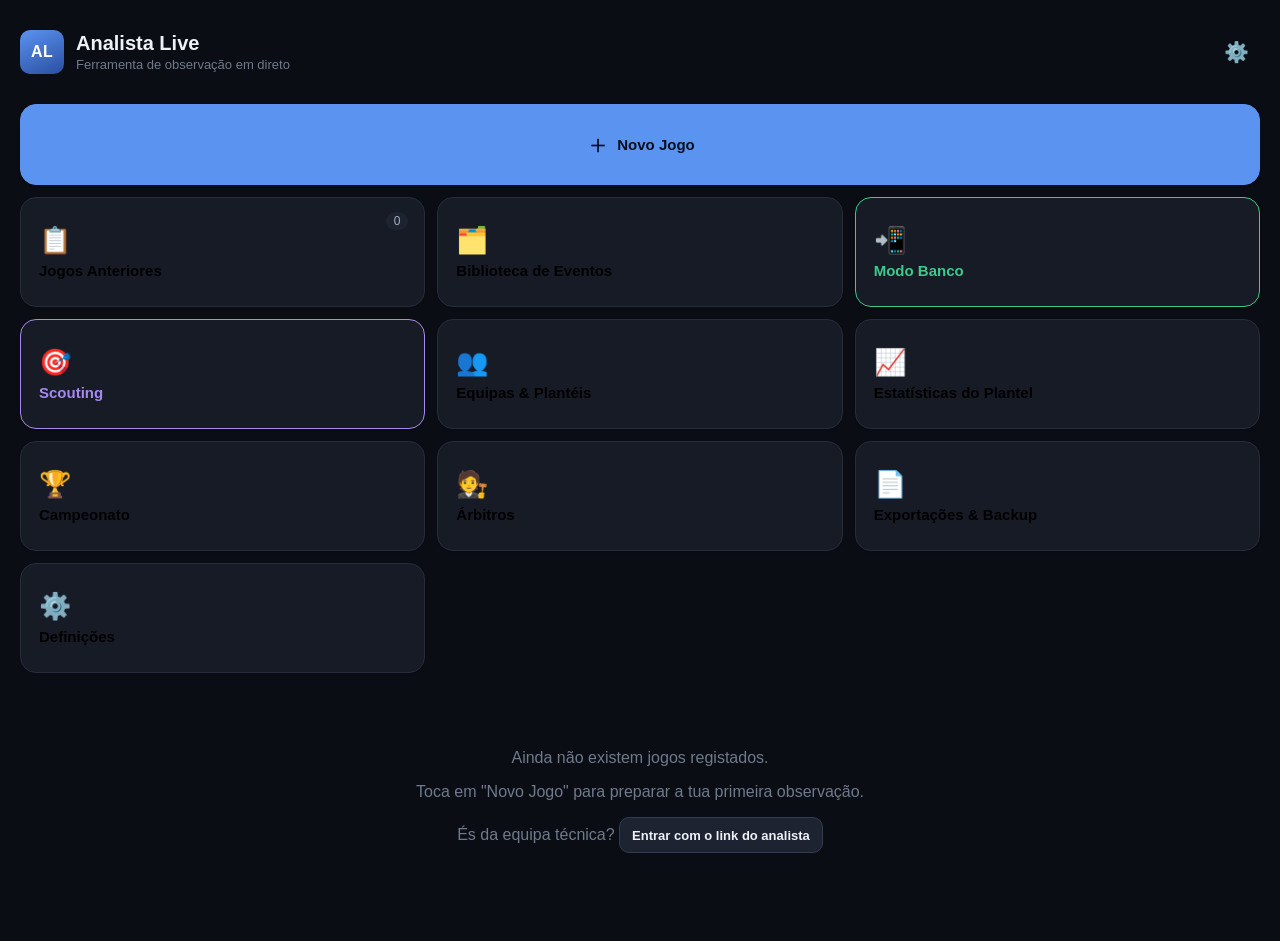
<file: index.html>
<!DOCTYPE html>
<html lang="pt-PT" data-theme="dark" data-button-size="large" data-density="comfortable">
<head>
<meta charset="UTF-8">
<meta name="viewport" content="width=device-width, initial-scale=1, viewport-fit=cover, maximum-scale=1, user-scalable=no">
<title>Analista Live</title>
<meta name="description" content="Ferramenta de observação e registo de eventos em direto para analistas de futebol.">

<!-- PWA -->
<link rel="manifest" href="./manifest.json">
<meta name="theme-color" content="#0b0e14">
<meta name="apple-mobile-web-app-capable" content="yes">
<meta name="apple-mobile-web-app-status-bar-style" content="black-translucent">
<meta name="apple-mobile-web-app-title" content="Analista Live">
<link rel="apple-touch-icon" href="./icons/icon-192.png">
<link rel="icon" href="./icons/icon-192.png">

<link rel="stylesheet" href="./css/style.css">
</head>
<body>
  <div id="app-root" class="app-root" role="main">
    <div class="boot-loading">A carregar Analista Live…</div>
  </div>

  <!-- Biblioteca de dados / núcleo -->
  <script src="./js/vendor/pdf-lib.min.js"></script>
  <script src="./js/data/defaultLibrary.js"></script>
  <script src="./js/data/formationPresets.js"></script>
  <script src="./js/data/competitions.js"></script>
  <script src="./js/data/scoutingModel.js"></script>
  <script src="./js/core/utils.js"></script>
  <script src="./js/core/crashGuard.js"></script>
  <script src="./js/core/db.js"></script>
  <script src="./js/core/imageUtils.js"></script>
  <script src="./js/core/timer.js"></script>
  <script src="./js/core/state.js"></script>
  <script src="./js/core/migrations.js"></script>
  <script src="./js/core/lineupState.js"></script>
  <script src="./js/core/warmup.js"></script>
  <script src="./js/core/pitch.js"></script>
  <script src="./js/core/matchStats.js"></script>
  <script src="./js/core/playerStats.js"></script>
  <script src="./js/core/playerBoard.js"></script>
  <script src="./js/core/playerProfile.js"></script>
  <script src="./js/core/matchEffects.js"></script>
  <script src="./js/core/dataSafety.js"></script>
  <script src="./js/core/matchSafety.js"></script>
  <script src="./js/core/seasonTrends.js"></script>
  <script src="./js/core/playerReport.js"></script>
  <script src="./js/core/squadLoad.js"></script>
  <script src="./js/core/standings.js"></script>
  <script src="./js/core/teamLink.js"></script>
  <script src="./js/core/refereeStats.js"></script>
  <script src="./js/core/teamMerge.js"></script>
  <script src="./js/core/setPieceBrief.js"></script>
  <script src="./js/core/adjustmentEffect.js"></script>
  <script src="./js/core/liveAlerts.js"></script>
  <script src="./js/core/scoutingFeedback.js"></script>
  <script src="./js/core/videoSync.js"></script>
  <script src="./js/sync/syncCore.js"></script>
  <script src="./js/sync/transportLocal.js"></script>
  <script src="./js/sync/transportSupabase.js"></script>
  <script src="./js/sync/mirror.js"></script>
  <script src="./js/export/exportManager.js"></script>
  <script src="./js/export/pdfReport.js"></script>
  <script src="./js/export/pdfScouting.js"></script>
  <script src="./js/export/pdfPlayer.js"></script>
  <script src="./js/export/pdfBriefing.js"></script>
  <script src="./js/export/matchCard.js"></script>

  <!-- Ecrãs -->
  <script src="./js/ui/dashboard.js"></script>
  <script src="./js/ui/newGame.js"></script>
  <script src="./js/ui/planBuilder.js"></script>
  <script src="./js/ui/playerPicker.js"></script>
  <script src="./js/ui/playerGrid.js"></script>
  <script src="./js/ui/safetyPanel.js"></script>
  <script src="./js/ui/lineupBuilder.js"></script>
  <script src="./js/ui/statsPanel.js"></script>
  <script src="./js/ui/sketchPad.js"></script>
  <script src="./js/ui/live.js"></script>
  <script src="./js/ui/halftime.js"></script>
  <script src="./js/ui/goalEditor.js"></script>
  <script src="./js/ui/postgame.js"></script>
  <script src="./js/ui/gamesList.js"></script>
  <script src="./js/ui/library.js"></script>
  <script src="./js/ui/teams.js"></script>
  <script src="./js/ui/teamProfile.js"></script>
  <script src="./js/ui/trendChart.js"></script>
  <script src="./js/ui/squadStats.js"></script>
  <script src="./js/ui/competition.js"></script>
  <script src="./js/ui/referees.js"></script>
  <script src="./js/ui/scouting.js"></script>
  <script src="./js/ui/scoutingHub.js"></script>
  <script src="./js/ui/rosterImport.js"></script>
  <script src="./js/ui/playerDetail.js"></script>
  <script src="./js/ui/syncUI.js"></script>
  <script src="./js/ui/coachDashboard.js"></script>
  <script src="./js/ui/mirrorUI.js"></script>
  <script src="./js/ui/settings.js"></script>

  <!-- Router / bootstrap -->
  <script src="./js/app.js"></script>
</body>
</html>
</file>
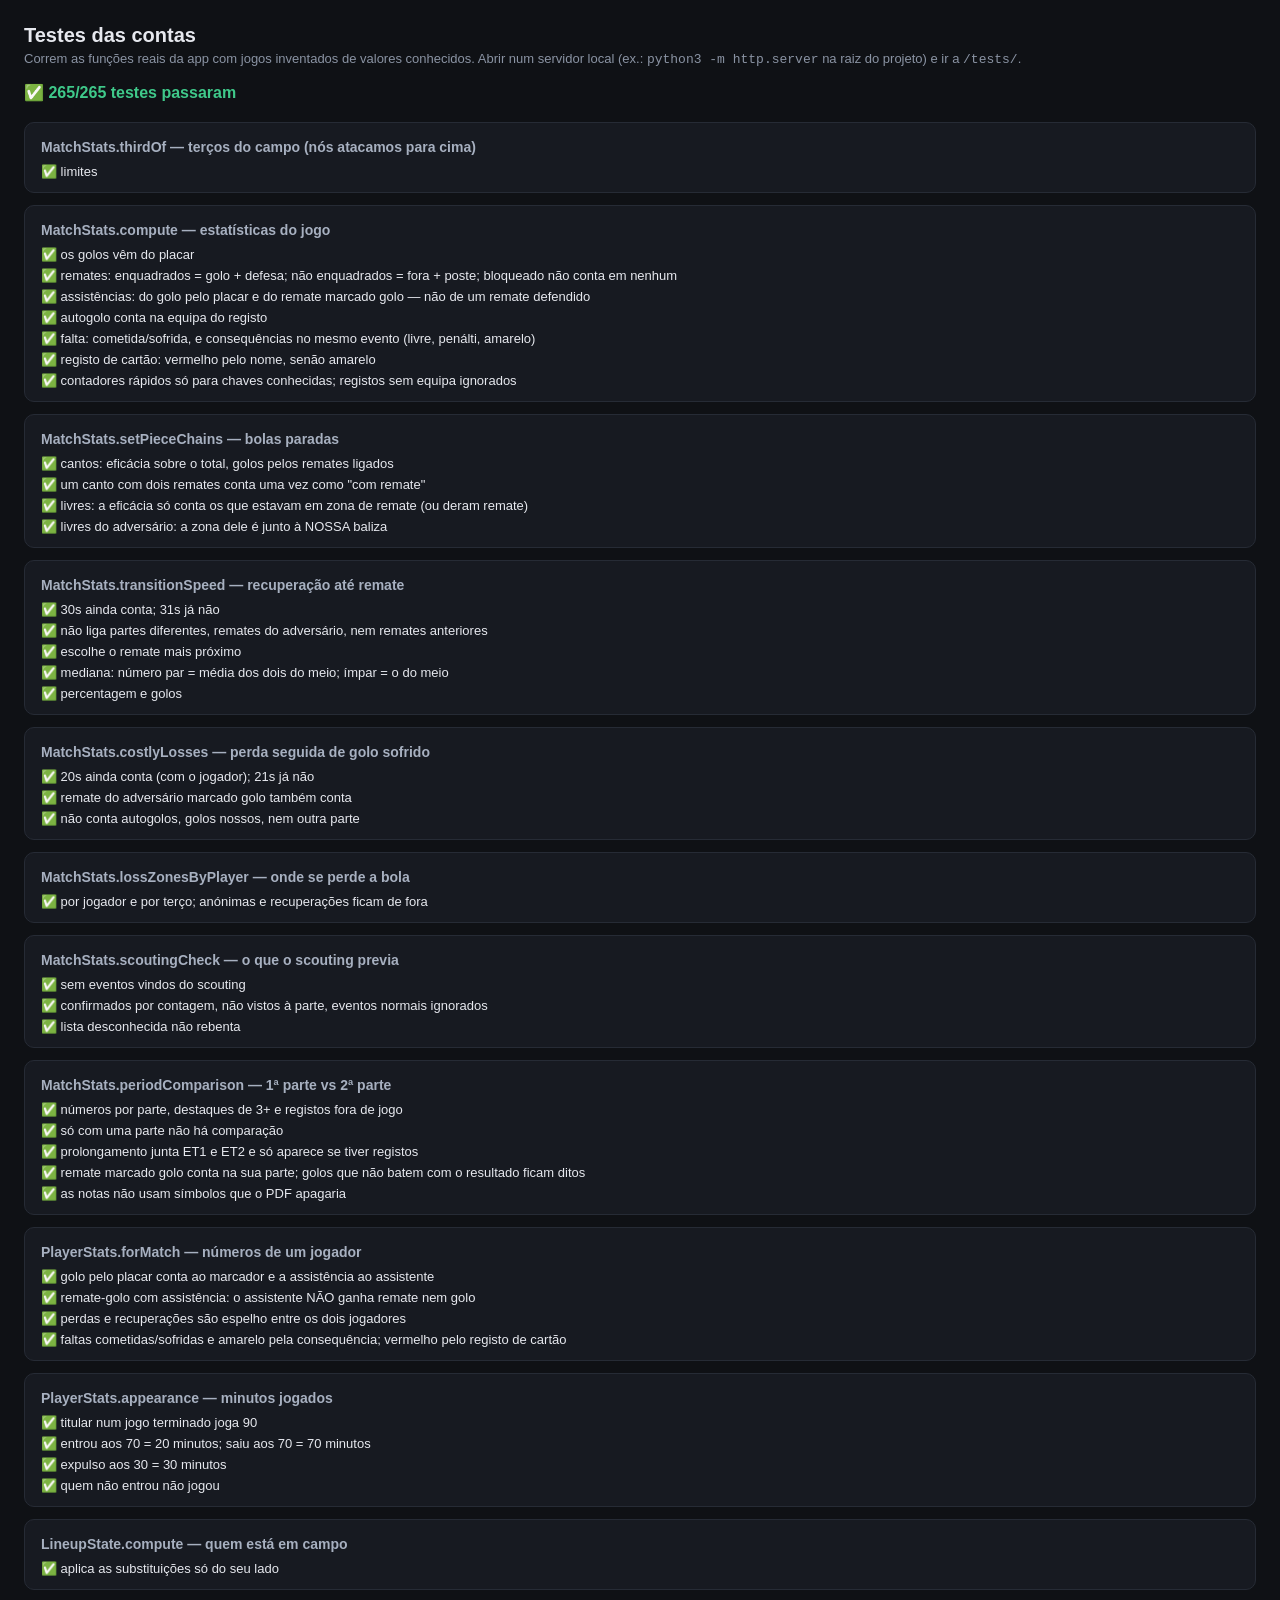
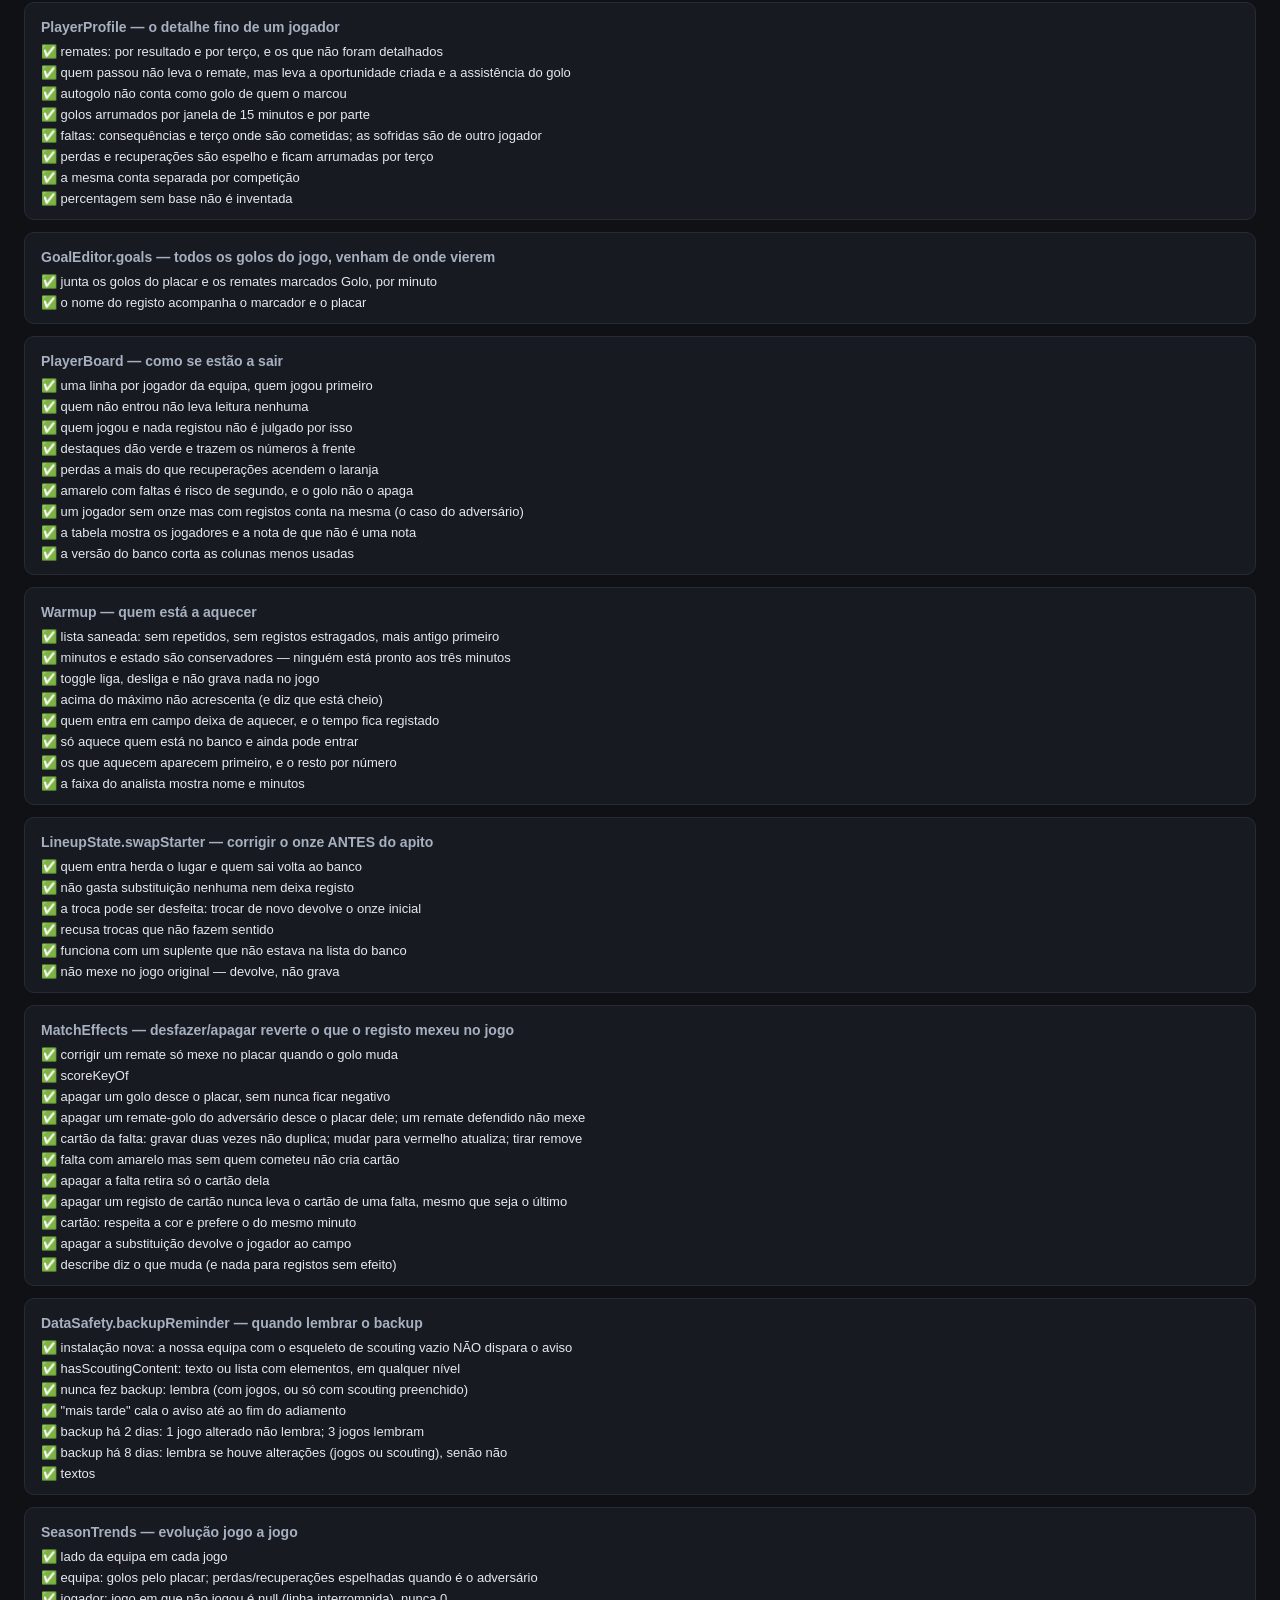
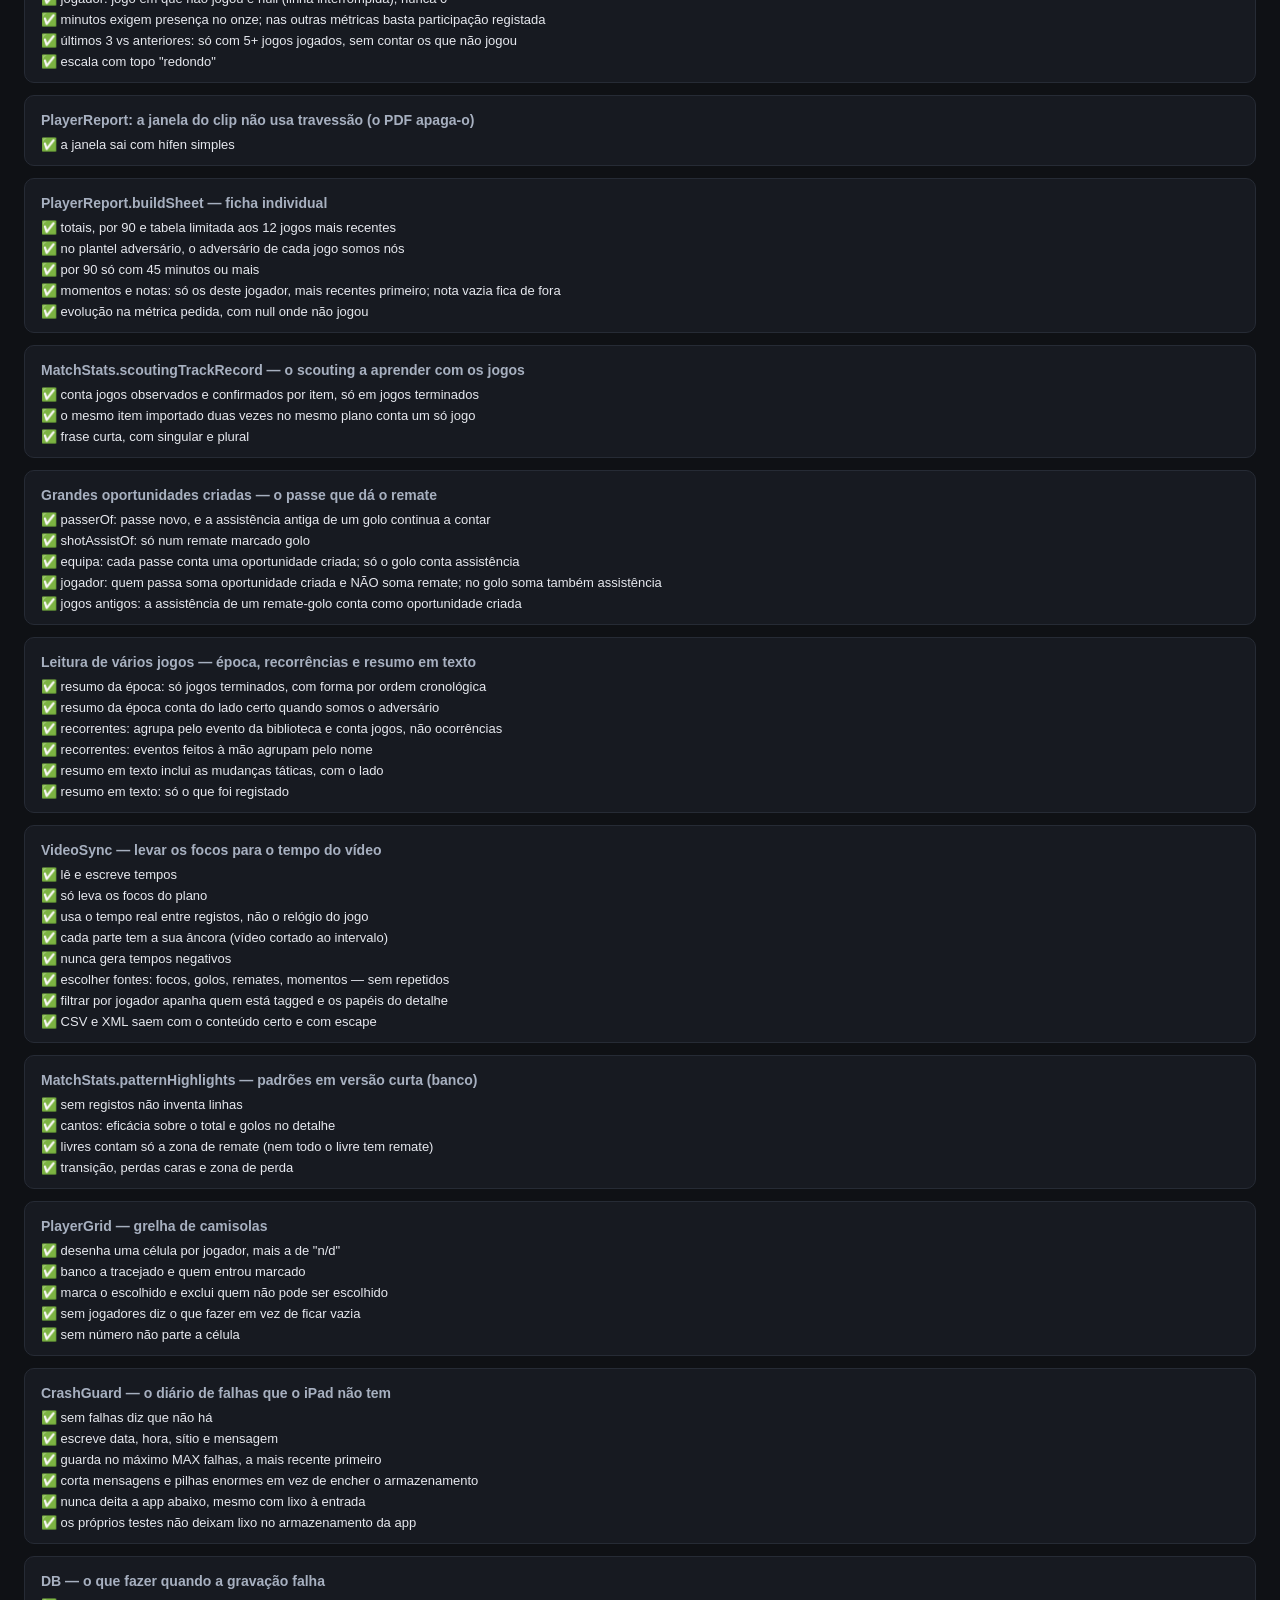
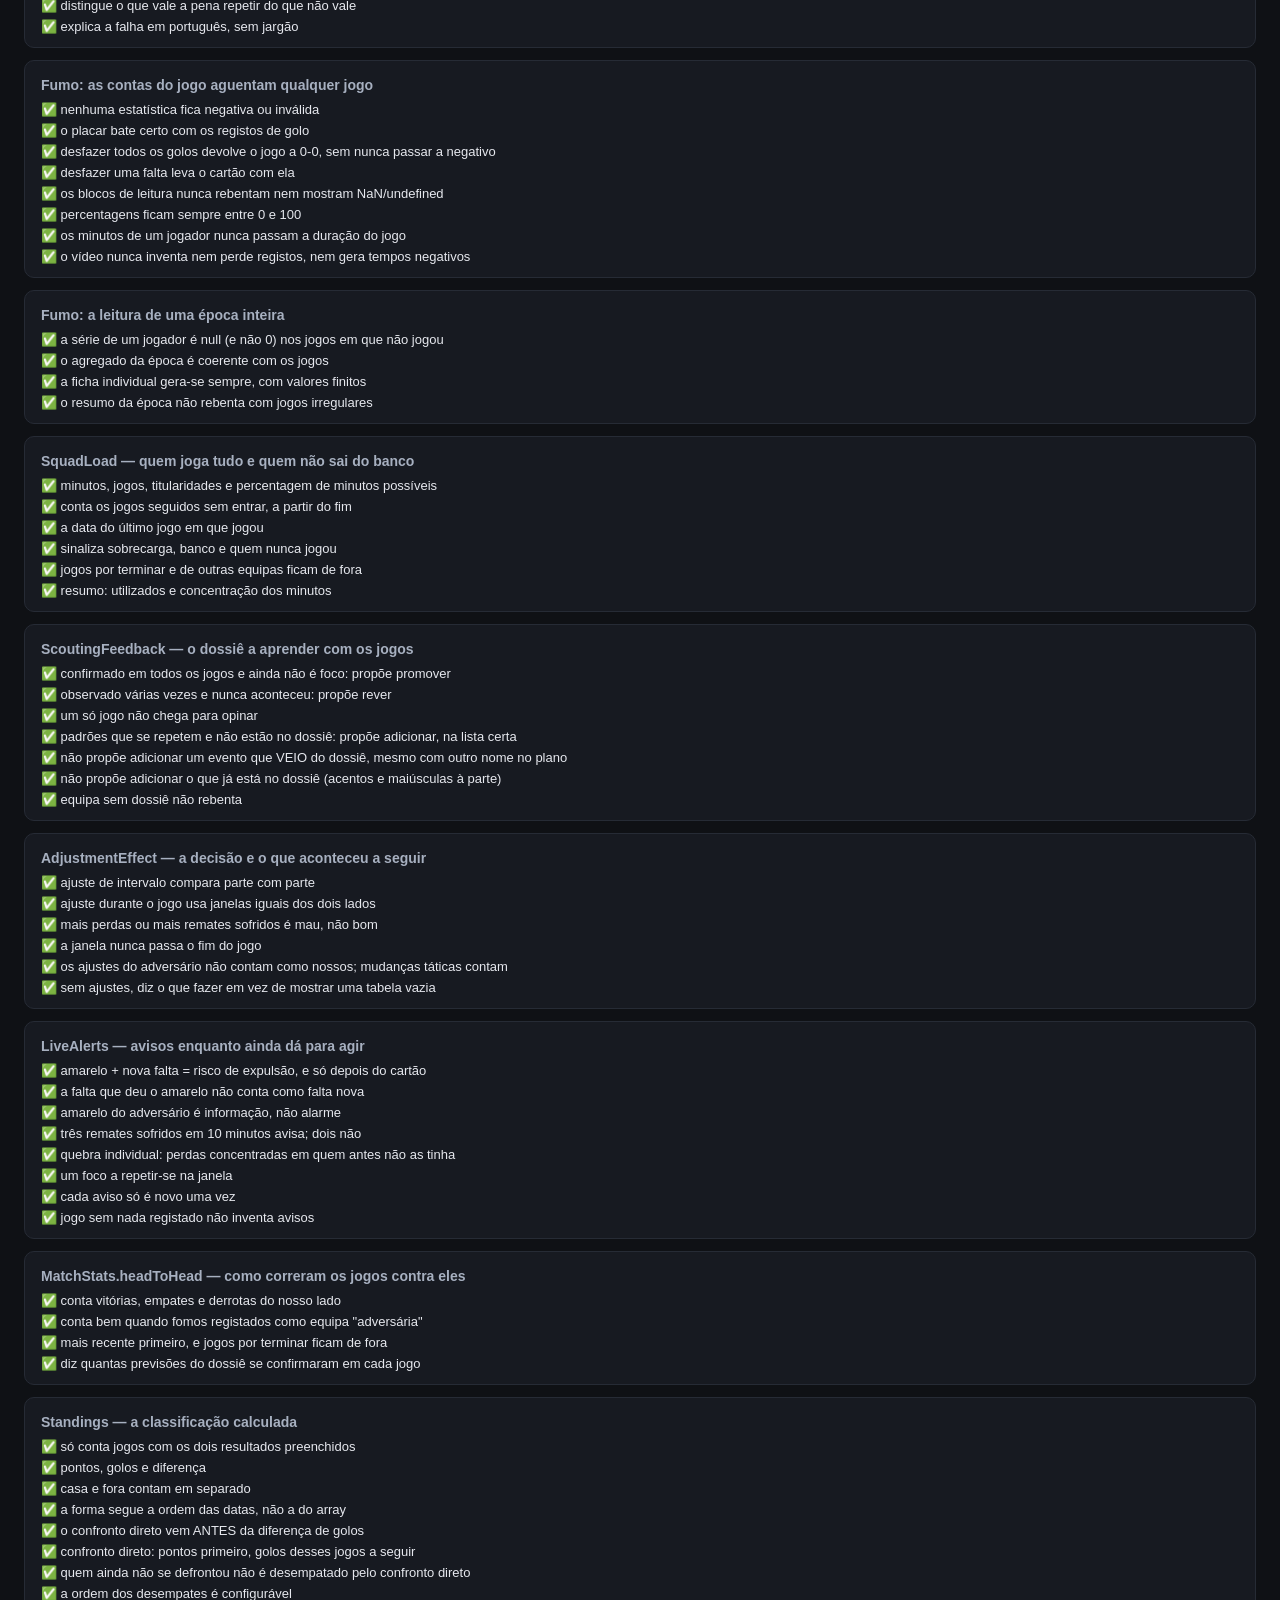
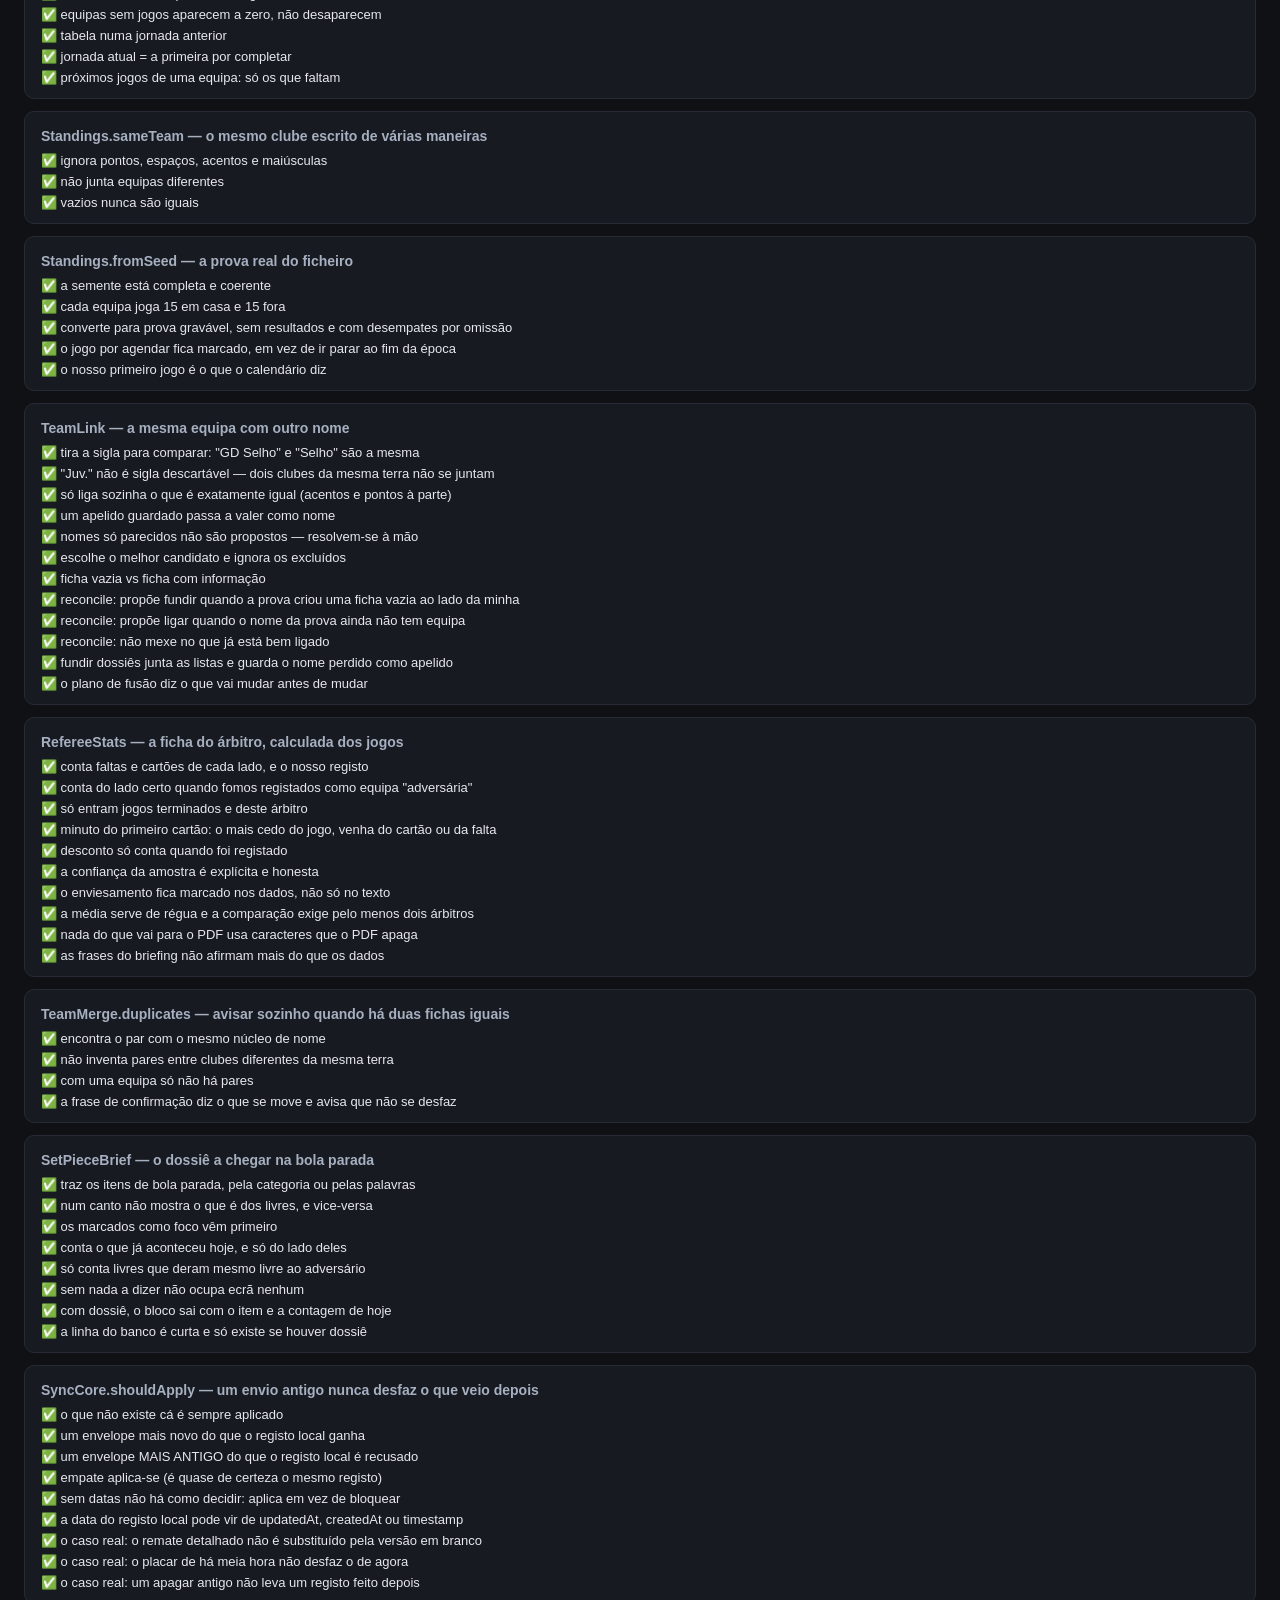
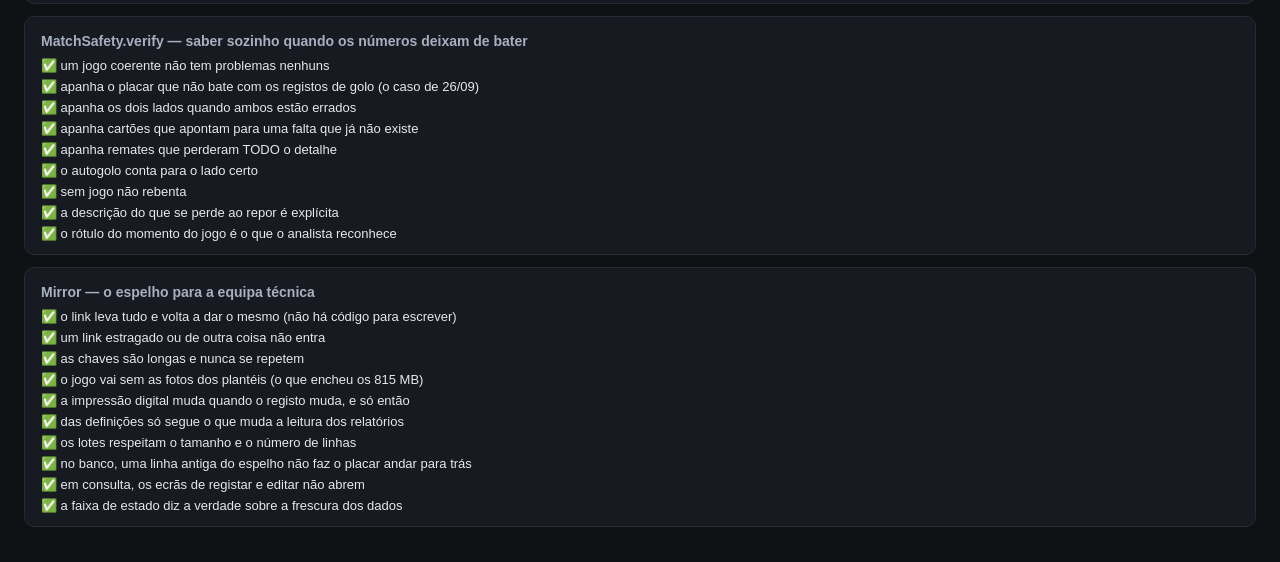
<file: tests/index.html>
<!doctype html>
<html lang="pt">
<head>
  <meta charset="utf-8">
  <meta name="viewport" content="width=device-width, initial-scale=1">
  <title>Testes — Analista Live</title>
  <style>
    body { font-family: -apple-system, BlinkMacSystemFont, "Segoe UI", Roboto, sans-serif; background: #0f1115; color: #e6e8ee; margin: 0; padding: 24px; }
    h1 { font-size: 20px; margin: 0 0 4px; }
    .lead { color: #8a93a3; margin: 0 0 16px; font-size: 13px; }
    #summary { font-size: 16px; margin: 0 0 20px; }
    .ok { color: #3fc98a; } .ko { color: #e5555c; }
    section { background: #171a21; border: 1px solid #262b35; border-radius: 10px; padding: 10px 16px; margin: 0 0 12px; }
    section.suite-fail { border-color: #e5555c; }
    h2 { font-size: 14px; margin: 6px 0; color: #a7b0c0; }
    ul { list-style: none; padding: 0; margin: 0; }
    li { font-size: 13px; padding: 3px 0; }
    li.fail { color: #ff9ca0; }
    pre { background: #0b0d11; color: #e6e8ee; padding: 8px; border-radius: 6px; white-space: pre-wrap; font-size: 12px; margin: 4px 0 8px; }
  </style>
</head>
<body>
  <h1>Testes das contas</h1>
  <p class="lead">Correm as funções reais da app com jogos inventados de valores conhecidos. Abrir num servidor local (ex.: <code>python3 -m http.server</code> na raiz do projeto) e ir a <code>/tests/</code>.</p>
  <p id="summary">A correr…</p>
  <div id="results"></div>

  <!-- Só módulos puros (sem base de dados nem ecrã), pela ordem do index.html. -->
  <script src="../js/data/defaultLibrary.js"></script>
  <script src="../js/data/scoutingModel.js"></script>
  <script src="../js/core/utils.js"></script>
  <script src="../js/core/crashGuard.js"></script>
  <script src="../js/core/db.js"></script>
  <script src="../js/core/pitch.js"></script>
  <script src="../js/core/lineupState.js"></script>
  <script src="../js/core/warmup.js"></script>
  <script src="../js/core/matchStats.js"></script>
  <script src="../js/core/playerStats.js"></script>
  <script src="../js/core/playerBoard.js"></script>
  <script src="../js/core/playerProfile.js"></script>
  <script src="../js/ui/goalEditor.js"></script>
  <script src="../js/core/matchEffects.js"></script>
  <script src="../js/core/dataSafety.js"></script>
  <script src="../js/core/matchSafety.js"></script>
  <script src="../js/core/seasonTrends.js"></script>
  <script src="../js/core/playerReport.js"></script>
  <script src="../js/core/squadLoad.js"></script>
  <script src="../js/core/standings.js"></script>
  <script src="../js/core/teamLink.js"></script>
  <script src="../js/core/refereeStats.js"></script>
  <script src="../js/core/teamMerge.js"></script>
  <script src="../js/core/setPieceBrief.js"></script>
  <script src="../js/data/competitions.js"></script>
  <script src="../js/core/adjustmentEffect.js"></script>
  <script src="../js/core/liveAlerts.js"></script>
  <script src="../js/core/scoutingFeedback.js"></script>
  <script src="../js/core/videoSync.js"></script>
  <script src="../js/sync/syncCore.js"></script>
  <script src="../js/sync/mirror.js"></script>
  <script src="../js/ui/playerGrid.js"></script>
  <script src="generator.js"></script>
  <script src="runner.js"></script>
  <script src="specs.js"></script>
  <script>TestRunner.run();</script>
</body>
</html>
</file>
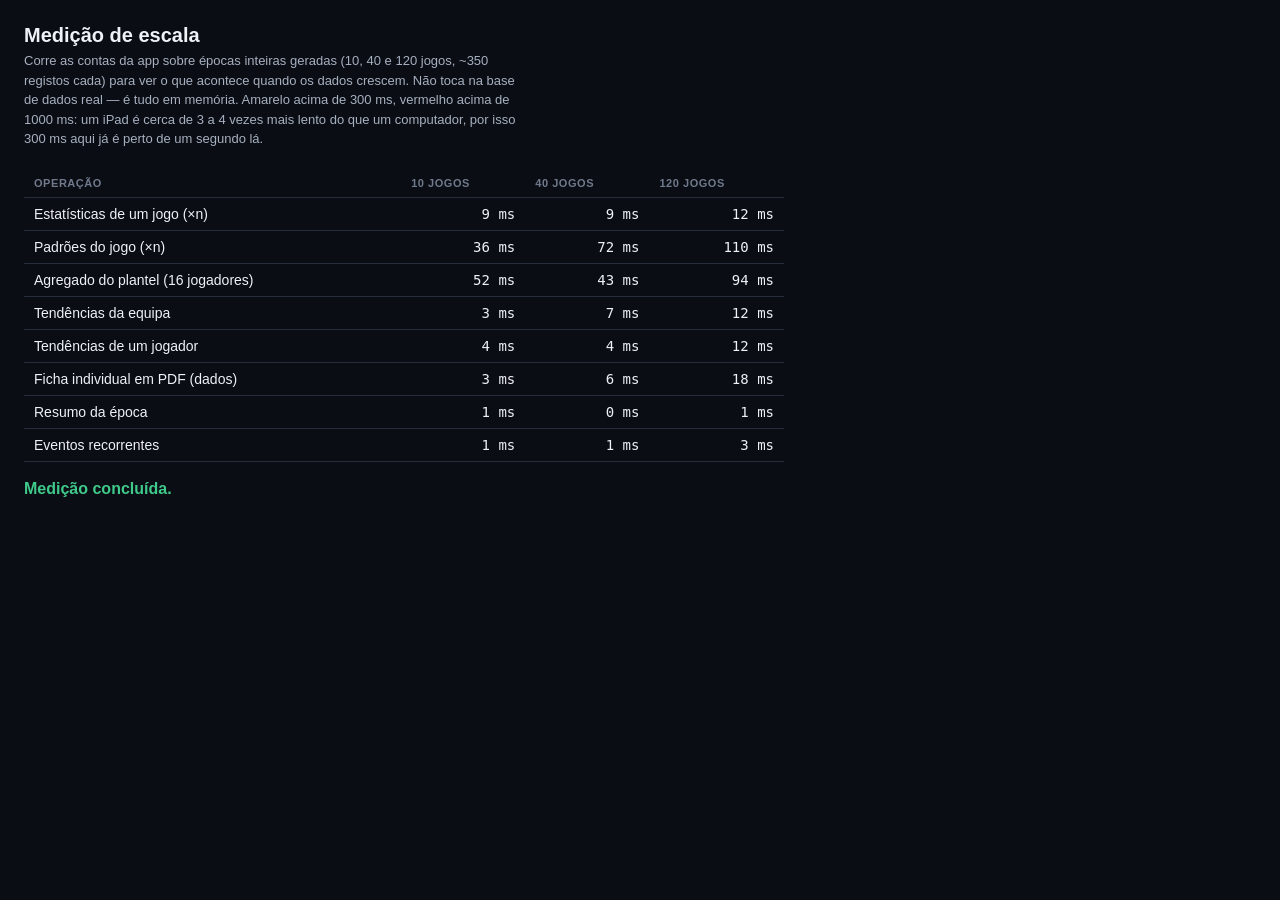
<file: tests/perf.html>
<!DOCTYPE html>
<html lang="pt-PT">
<head>
<meta charset="utf-8">
<meta name="viewport" content="width=device-width, initial-scale=1">
<title>Medição de escala — Analista Live</title>
<style>
  body { font-family: -apple-system, BlinkMacSystemFont, "Segoe UI", Roboto, sans-serif;
    background: #0a0d13; color: #eef1f6; margin: 0; padding: 24px; }
  h1 { font-size: 20px; margin: 0 0 4px; }
  p.sub { color: #a7b0c0; font-size: 13px; margin: 0 0 20px; max-width: 70ch; line-height: 1.5; }
  table { border-collapse: collapse; width: 100%; max-width: 760px; }
  th, td { text-align: left; padding: 8px 10px; border-bottom: 1px solid #262d3d; font-size: 14px; }
  th { color: #707a8c; font-size: 11px; text-transform: uppercase; letter-spacing: .05em; }
  td.n { font-family: "SF Mono", Menlo, monospace; text-align: right; }
  td.n.warn { color: #e3b23c; }
  td.n.bad { color: #e5555c; font-weight: 700; }
  .done { margin-top: 18px; color: #3fc98a; font-weight: 700; }
</style>
</head>
<body>
  <h1>Medição de escala</h1>
  <p class="sub">
    Corre as contas da app sobre épocas inteiras geradas (10, 40 e 120 jogos, ~350 registos cada)
    para ver o que acontece quando os dados crescem. Não toca na base de dados real — é tudo em
    memória. Amarelo acima de 300 ms, vermelho acima de 1000 ms: um iPad é cerca de 3 a 4 vezes
    mais lento do que um computador, por isso 300 ms aqui já é perto de um segundo lá.
  </p>
  <table id="out"><thead><tr><th>Operação</th><th>10 jogos</th><th>40 jogos</th><th>120 jogos</th></tr></thead><tbody></tbody></table>
  <p class="done" id="done" hidden>Medição concluída.</p>

  <script src="../js/data/defaultLibrary.js"></script>
  <script src="../js/data/scoutingModel.js"></script>
  <script src="../js/core/utils.js"></script>
  <script src="../js/core/pitch.js"></script>
  <script src="../js/core/lineupState.js"></script>
  <script src="../js/core/warmup.js"></script>
  <script src="../js/core/matchStats.js"></script>
  <script src="../js/core/playerStats.js"></script>
  <script src="../js/core/playerBoard.js"></script>
  <script src="../js/core/playerProfile.js"></script>
  <script src="../js/core/matchEffects.js"></script>
  <script src="../js/core/seasonTrends.js"></script>
  <script src="../js/core/playerReport.js"></script>
  <script src="../js/core/videoSync.js"></script>
  <script src="generator.js"></script>
  <script>
    const ESCALAS = [10, 40, 120];
    const tbody = document.querySelector('#out tbody');

    const medir = (f) => { const t = performance.now(); f(); return Math.round(performance.now() - t); };
    const linha = (nome, valores) => {
      const tr = document.createElement('tr');
      tr.innerHTML = `<td>${nome}</td>` + valores.map((v) =>
        `<td class="n ${v > 1000 ? 'bad' : v > 300 ? 'warn' : ''}">${v} ms</td>`).join('');
      tbody.appendChild(tr);
    };

    async function correr() {
      const dados = {};
      ESCALAS.forEach((n) => {
        const sementes = [...Array(n)].map((_, i) => 1000 + i * 7);
        dados[n] = MatchGen.season(sementes, { events: 350 }).map(({ match, occurrences }) => ({ match, occurrences }));
      });
      const jogadores = MatchGen.players('t1', 'p');
      const nomeDe = (id) => String(id || '').toUpperCase();
      await new Promise((r) => setTimeout(r, 10));

      const provas = [
        ['Estatísticas de um jogo (×n)', (e) => e.forEach(({ match, occurrences }) => MatchStats.compute(match, occurrences))],
        ['Padrões do jogo (×n)', (e) => e.forEach(({ match, occurrences }) => MatchStats.renderPatternsHTML(occurrences, match, nomeDe))],
        ['Agregado do plantel (16 jogadores)', (e) => jogadores.forEach((p) => PlayerStats.aggregate(p.id, 't1', e))],
        ['Tendências da equipa', (e) => SeasonTrends.teamSeries('t1', e)],
        ['Tendências de um jogador', (e) => SeasonTrends.playerSeries('p1', 't1', e, 'minutes')],
        ['Ficha individual em PDF (dados)', (e) => PlayerReport.buildSheet({ player: jogadores[0], teamId: 't1', entries: e, metricKey: 'minutes' })],
        ['Resumo da época', (e) => MatchStats.seasonSummary('t1', e)],
        ['Eventos recorrentes', (e) => MatchStats.recurringPlanEvents(e)],
      ];

      for (const [nome, fn] of provas) {
        linha(nome, ESCALAS.map((n) => medir(() => fn(dados[n]))));
        await new Promise((r) => setTimeout(r, 0)); // deixa o ecrã pintar entre provas
      }
      document.getElementById('done').hidden = false;
    }
    correr();
  </script>
</body>
</html>
</file>
<file: css/style.css>
/* ==========================================================================
   Analista Live — Stylesheet
   Design: ferramenta profissional de scouting, dark-mode primário,
   alto contraste, grandes zonas de toque, sem decoração supérflua.
   Tipografia: stack de sistema (fiável offline, sem dependências externas).
   ========================================================================== */

:root {
  /* Superfícies */
  --bg: #0a0d13;
  --bg-elevated: #12161f;
  --surface: #161b26;
  --surface-2: #1d2330;
  --surface-hover: #232a39;
  --border: #262d3d;
  --border-strong: #333c50;

  /* Texto */
  --text: #eef1f6;
  --text-dim: #a7b0c0;
  --text-mute: #707a8c;

  /* Acentos (discretos, não saturados) */
  --c-red: #e5555c;
  --c-red-bg: #331b1d;
  --c-green: #3fc98a;
  --c-green-bg: #163227;
  --c-yellow: #e3b23c;
  --c-yellow-bg: #332a15;
  --c-blue: #5b93f0;
  --c-blue-bg: #16233d;
  --c-purple: #a889f0;
  --c-purple-bg: #241c3a;

  --radius-sm: 6px;
  --radius: 10px;
  --radius-lg: 16px;

  --font: -apple-system, BlinkMacSystemFont, "Segoe UI", Roboto, "Helvetica Neue", Arial, sans-serif;
  --font-mono: "SF Mono", "Menlo", "Consolas", monospace;

  --tap-min: 48px;
  --btn-scale: 1;
  --density-gap: 12px;
}

/* ==========================================================================
   TEMAS — cada preset redefine apenas as superfícies e o acento.
   "stadium" é o tema base (definido em :root acima). "dark" mantém-se como
   alias de "stadium" para compatibilidade com definições já guardadas.
   ========================================================================== */

html[data-theme="midnight"] {
  --bg: #05070c;
  --bg-elevated: #0a0e16;
  --surface: #0e1320;
  --surface-2: #141a29;
  --surface-hover: #1a2233;
  --border: #1c2434;
  --border-strong: #2a3346;
  --text: #e8ecf4;
  --text-dim: #99a3b5;
  --text-mute: #626d80;
}

html[data-theme="graphite"] {
  --bg: #131315;
  --bg-elevated: #1a1a1d;
  --surface: #1f1f23;
  --surface-2: #26262b;
  --surface-hover: #2e2e35;
  --border: #2f2f36;
  --border-strong: #3d3d46;
  --text: #edeef0;
  --text-dim: #a8aab0;
  --text-mute: #74767e;
  --c-blue: #7aa2e8;
  --c-blue-bg: #1f2836;
}

html[data-theme="forest"] {
  --bg: #08120d;
  --bg-elevated: #0d1a13;
  --surface: #112118;
  --surface-2: #172a1f;
  --surface-hover: #1e3428;
  --border: #1d3327;
  --border-strong: #2a4635;
  --text: #e9f2ec;
  --text-dim: #9db3a6;
  --text-mute: #6b8074;
  --c-green: #4fd396;
  --c-green-bg: #123024;
}

/* ==========================================================================
   FUNDO DA APLICAÇÃO — sempre subtil, nunca prejudica a legibilidade.
   A camada de fundo fica atrás de tudo (z-index negativo) e leva sempre um
   overlay escuro por cima, garantindo contraste dos botões em qualquer opção.
   ========================================================================== */
/* A camada de fundo fica por cima da cor base do body mas atrás de todo o
   conteúdo, para nunca interferir com toques nem com a legibilidade. */
body::after {
  content: '';
  position: fixed;
  inset: 0;
  z-index: -1;
  pointer-events: none;
  opacity: 0; /* "sólido" por omissão: sem camada extra */
}

/* Gradiente muito discreto (luz suave vinda de cima) */
html[data-bg="gradient"] body::after {
  opacity: 1;
  background:
    radial-gradient(120% 80% at 50% -10%, rgba(120, 150, 220, .10), transparent 60%),
    linear-gradient(180deg, rgba(255,255,255,.02), transparent 40%);
}

/* Textura subtil (ruído fino gerado em CSS, sem imagens externas) */
html[data-bg="texture"] body::after {
  opacity: 1;
  background-image:
    radial-gradient(circle at 25% 25%, rgba(255,255,255,.020) 1px, transparent 1px),
    radial-gradient(circle at 75% 75%, rgba(255,255,255,.015) 1px, transparent 1px);
  background-size: 22px 22px, 34px 34px;
}

/* Padrão discreto (linhas diagonais muito ténues) */
html[data-bg="pattern"] body::after {
  opacity: 1;
  background-image: repeating-linear-gradient(135deg, rgba(255,255,255,.022) 0 1px, transparent 1px 14px);
}

/* Imagem personalizada + overlay escuro para preservar contraste */
html[data-bg="image"] body::after {
  opacity: 1;
  background-image:
    linear-gradient(rgba(6, 9, 14, var(--bg-overlay, .82)), rgba(6, 9, 14, var(--bg-overlay, .82))),
    var(--bg-image, none);
  background-size: cover, cover;
  background-position: center, center;
  background-repeat: no-repeat, no-repeat;
}

html[data-theme="light"] {
  --bg: #f2f3f6;
  --bg-elevated: #ffffff;
  --surface: #ffffff;
  --surface-2: #f5f6f9;
  --surface-hover: #eceef3;
  --border: #dde1e9;
  --border-strong: #c7ccd8;
  --text: #171b24;
  --text-dim: #4d5567;
  --text-mute: #838ca0;
  --c-red-bg: #fde8e8;
  --c-green-bg: #e4f8ee;
  --c-yellow-bg: #fdf3dc;
  --c-blue-bg: #e6edfc;
  --c-purple-bg: #f0e9fd;
}

html[data-button-size="medium"] { --btn-scale: 0.88; }
html[data-button-size="compact"] { --btn-scale: 0.76; }
html[data-density="compact"] { --density-gap: 6px; }

* { box-sizing: border-box; }
/* Regras como ".btn { display: inline-flex }" venciam o [hidden] do browser —
   sem isto, esconder um botão via `el.hidden = true` não tinha efeito. */
[hidden] { display: none !important; }
html, body { height: 100%; }
body {
  margin: 0;
  font-family: var(--font);
  background: var(--bg);
  color: var(--text);
  -webkit-font-smoothing: antialiased;
  -webkit-tap-highlight-color: transparent;
  overscroll-behavior: none;
}
button { font-family: inherit; }
input, select, textarea { font-family: inherit; }

.app-root { min-height: 100vh; display: flex; flex-direction: column; }
.boot-loading { display: flex; align-items: center; justify-content: center; height: 100vh; color: var(--text-mute); }

.screen { padding: 16px 20px 32px; max-width: 1400px; margin: 0 auto; width: 100%; }
.center { text-align: center; }
.muted { color: var(--text-mute); }
.section-title { font-size: 14px; text-transform: uppercase; letter-spacing: .06em; color: var(--text-dim); margin: 18px 0 8px; }

/* ---------- Botões genéricos ---------- */
.btn {
  appearance: none; border: 1px solid var(--border-strong); background: var(--surface-2);
  color: var(--text); padding: 12px 16px; border-radius: var(--radius); font-size: 15px;
  font-weight: 600; cursor: pointer; min-height: var(--tap-min); display: inline-flex;
  align-items: center; justify-content: center; gap: 6px; transition: background .12s, transform .06s;
  white-space: nowrap;
}
.btn:active { transform: scale(.97); }
.btn:hover { background: var(--surface-hover); }
.btn-primary { background: var(--c-blue); border-color: var(--c-blue); color: #06101f; }
.btn-primary:hover { filter: brightness(1.08); }
.btn-danger { color: var(--c-red); }
.btn-danger-outline { border-color: var(--c-red); color: var(--c-red); }
.btn-block { width: 100%; }
.btn-lg { padding: 16px 20px; font-size: 17px; }
.btn-small { padding: 8px 12px; font-size: 13px; min-height: 36px; }
.btn-tiny { padding: 6px 10px; font-size: 12px; min-height: 32px; border-radius: var(--radius-sm); }
.btn-dashed { border-style: dashed; background: transparent; color: var(--text-dim); }
.btn-file { position: relative; overflow: hidden; }
.icon-btn {
  appearance: none; border: none; background: transparent; color: var(--text);
  font-size: 20px; width: var(--tap-min); height: var(--tap-min); border-radius: 50%;
  display: flex; align-items: center; justify-content: center; cursor: pointer;
}
.icon-btn:hover { background: var(--surface-hover); }

/* ---------- Cabeçalhos ---------- */
.app-header { display: flex; align-items: center; justify-content: space-between; padding: 12px 0 20px; }
.app-brand { display: flex; align-items: center; gap: 12px; }
.app-brand-mark {
  width: 44px; height: 44px; border-radius: var(--radius); background: linear-gradient(155deg, var(--c-blue), #2a4fa0);
  color: #fff; display: flex; align-items: center; justify-content: center; font-weight: 800; letter-spacing: .02em;
}
.app-brand h1 { font-size: 20px; margin: 0; }
.app-sub { margin: 2px 0 0; color: var(--text-mute); font-size: 13px; }

.screen-header { display: flex; align-items: center; justify-content: space-between; padding: 10px 0 6px; gap: 10px; }
.screen-header h1 { font-size: 19px; margin: 0; flex: 1; text-align: center; }
.screen-subtitle { text-align: center; color: var(--text-mute); margin: 0 0 12px; }

/* ---------- Dashboard ---------- */
.banner { display: flex; align-items: center; justify-content: space-between; gap: 12px; background: var(--c-yellow-bg); border: 1px solid var(--c-yellow); color: var(--text); padding: 14px 16px; border-radius: var(--radius); margin-bottom: 16px; }
.dash-grid { display: grid; grid-template-columns: repeat(3, 1fr); gap: var(--density-gap); margin: 8px 0 20px; }
.dash-tile {
  position: relative; display: flex; flex-direction: column; align-items: flex-start; justify-content: center; gap: 6px;
  background: var(--surface); border: 1px solid var(--border); border-radius: var(--radius-lg);
  padding: 22px 18px; min-height: 110px; cursor: pointer; text-align: left;
}
.dash-tile:hover { background: var(--surface-hover); border-color: var(--border-strong); }
.dash-tile-primary { background: var(--c-blue); border-color: var(--c-blue); color: #06101f; grid-column: span 3; flex-direction: row; align-items: center; min-height: 76px; }
.dash-tile-icon { font-size: 26px; }
.dash-tile-label { font-weight: 700; font-size: 15px; }
.dash-tile-count { position: absolute; top: 14px; right: 16px; background: var(--surface-2); color: var(--text-dim); font-size: 12px; padding: 2px 8px; border-radius: 20px; }

.last-match-card { background: var(--surface); border: 1px solid var(--border); border-radius: var(--radius-lg); padding: 16px 18px; }
.last-match-row { display: flex; align-items: center; justify-content: space-between; cursor: pointer; gap: 10px; }
.status-pill { background: var(--surface-2); color: var(--text-dim); font-size: 12px; font-weight: 700; padding: 4px 10px; border-radius: 20px; text-transform: uppercase; letter-spacing: .04em; white-space: nowrap; }
.status-pill.status-in_progress { background: var(--c-green-bg); color: var(--c-green); }
.status-pill.status-finished { background: var(--surface-2); color: var(--text-dim); }
.empty-state { text-align: center; padding: 40px 20px; color: var(--text-mute); }

/* ---------- Formulários ---------- */
.form-screen { max-width: 620px; }
.form-card { background: var(--surface); border: 1px solid var(--border); border-radius: var(--radius-lg); padding: 20px; display: flex; flex-direction: column; gap: 14px; }
.field { display: flex; flex-direction: column; gap: 6px; font-size: 13px; color: var(--text-dim); flex: 1; }
.field input, .field select, .field textarea {
  background: var(--surface-2); border: 1px solid var(--border-strong); color: var(--text);
  padding: 12px 12px; border-radius: var(--radius-sm); font-size: 16px; min-height: var(--tap-min);
}
.field textarea { min-height: 70px; resize: vertical; }
.field-row { display: flex; gap: 12px; }
.checkbox-field { flex-direction: row; align-items: center; gap: 10px; }
.checkbox-field input { width: 20px; height: 20px; }

/* ---------- Plano de Observação ---------- */
.plan-quickstart { background: var(--surface); border: 1px dashed var(--border-strong); border-radius: var(--radius); padding: 16px; margin-bottom: 14px; text-align: center; }
.quickstart-actions { display: flex; gap: 10px; justify-content: center; margin-top: 10px; flex-wrap: wrap; }
.plan-layout { display: grid; grid-template-columns: 1.1fr 1fr; gap: 18px; align-items: start; }
.plan-library, .plan-selected { background: var(--surface); border: 1px solid var(--border); border-radius: var(--radius-lg); padding: 14px; max-height: 72vh; overflow-y: auto; }
.plan-library-head { display: flex; align-items: center; justify-content: space-between; gap: 10px; margin-bottom: 8px; }
.plan-library-head input { flex: 1; background: var(--surface-2); border: 1px solid var(--border-strong); color: var(--text); padding: 8px 10px; border-radius: var(--radius-sm); }
.lib-category { margin-bottom: 12px; }
.lib-category-title { font-size: 13px; text-transform: uppercase; letter-spacing: .04em; border-left: 3px solid; padding-left: 8px; margin: 10px 0 6px; color: var(--text-dim); }
.lib-row { display: flex; align-items: center; gap: 8px; padding: 9px 6px; border-radius: var(--radius-sm); }
.lib-row.is-selected { background: var(--c-blue-bg); }
.lib-row-name { flex: 1; font-size: 14px; }
.btn-add { min-height: 32px; width: 32px; padding: 0; }

.plan-selected-head { display: flex; align-items: center; justify-content: space-between; gap: 8px; margin-bottom: 8px; flex-wrap: wrap; }
.sel-row { display: grid; grid-template-columns: 44px 30px 1fr 130px auto auto; align-items: center; gap: 8px; padding: 8px 4px; border-bottom: 1px solid var(--border); }
.sel-row.is-focus { background: rgba(227, 178, 60, .06); }
.sel-row-focus-toggle { opacity: .35; background: transparent; border-color: transparent; font-size: 15px; }
.sel-row-focus-toggle.is-active { opacity: 1; }
.plan-focus-hint { margin: 0 0 10px; font-size: 12px; }
.sel-row-order { display: flex; flex-direction: column; gap: 2px; }
.sel-row-name { background: transparent; border: none; color: var(--text); font-size: 14px; padding: 4px; border-radius: 4px; }
.sel-row-name:focus { background: var(--surface-2); outline: 1px solid var(--border-strong); }
.sel-row-priority { background: var(--surface-2); border: 1px solid var(--border-strong); color: var(--text); border-radius: var(--radius-sm); padding: 4px; font-size: 12px; }
.sel-row-cat { font-size: 11px; color: var(--text-mute); text-align: right; }

/* ---------- Live screen ---------- */
.live-screen { padding: 0; max-width: none; display: flex; flex-direction: column; height: 100vh; }
.live-topbar {
  display: flex; align-items: center; gap: 14px; padding: 10px 16px;
  background: var(--bg-elevated); border-bottom: 1px solid var(--border); flex-wrap: wrap;
}
.live-topbar-left { display: flex; flex-direction: column; line-height: 1.2; min-width: 120px; }
.live-opponent { font-weight: 700; font-size: 15px; }
.live-period { font-size: 12px; color: var(--c-blue); text-transform: uppercase; letter-spacing: .04em; font-weight: 700; }
.live-score { display: flex; align-items: center; gap: 10px; background: var(--surface); border: 1px solid var(--border); border-radius: var(--radius); padding: 6px 14px; }
.score-btn { display: none; }
.score-val { font-family: var(--font-mono); font-size: 22px; font-weight: 700; font-variant-numeric: tabular-nums; cursor: pointer; padding: 2px 6px; border-radius: 4px; }
.score-val:active { background: var(--surface-hover); }
.score-sep { color: var(--text-mute); }
.live-clock { font-family: var(--font-mono); font-size: 30px; font-weight: 800; font-variant-numeric: tabular-nums; letter-spacing: .02em; margin-left: auto; }
.live-topbar-actions { display: flex; gap: 8px; align-items: center; }
.btn-topbar { background: var(--surface); }
.btn-start-emphasis { background: var(--c-green); border-color: var(--c-green); color: #06201355; color: #06210f; }

.live-body { flex: 1; display: grid; grid-template-columns: 1fr 300px; overflow: hidden; }
.live-main { display: flex; flex-direction: column; overflow: hidden; padding: 10px 14px; }
.cat-tabs { display: flex; gap: 6px; overflow-x: auto; padding-bottom: 8px; }
.cat-tab {
  appearance: none; border: 1px solid var(--border-strong); background: var(--surface); color: var(--text-dim);
  padding: 8px 14px; border-radius: 20px; font-size: 13px; font-weight: 600; cursor: pointer; white-space: nowrap;
}
.cat-tab.active { background: var(--c-blue); border-color: var(--c-blue); color: #06101f; }

.event-grid {
  flex: 1; overflow-y: auto; padding: 4px 2px 20px;
}
.event-btn-grid {
  display: grid; grid-template-columns: repeat(auto-fill, minmax(calc(150px * var(--btn-scale)), 1fr));
  gap: var(--density-gap); align-content: start;
}
.event-btn-grid + .event-grid-section-title { margin-top: 18px; }
.event-grid-section-title { font-size: 12px; font-weight: 800; letter-spacing: .04em; color: var(--text-mute); text-transform: uppercase; margin: 4px 0 8px; }
.empty-grid-msg { padding: 30px; }
.event-btn-focus { border-width: 2px; }
.event-btn.priority-critical.event-btn-focus { box-shadow: 0 0 0 1px var(--c-red) inset; }
.event-btn {
  position: relative; display: flex; flex-direction: column; align-items: flex-start; justify-content: space-between;
  gap: 6px; min-height: calc(84px * var(--btn-scale)); padding: 14px; border-radius: var(--radius); cursor: pointer;
  background: var(--surface); border: 1px solid var(--border); color: var(--text); text-align: left;
  transition: transform .08s, background .15s;
}
.event-btn:active { transform: scale(.96); }
.event-btn.is-pressed { background: var(--c-blue-bg); border-color: var(--c-blue); }
.event-btn-name { font-weight: 700; font-size: calc(14.5px * var(--btn-scale)); line-height: 1.2; }
.event-btn-cat { font-size: 11px; color: var(--text-mute); text-transform: uppercase; letter-spacing: .03em; }
.event-btn-count { font-size: 12px; color: var(--text-dim); font-variant-numeric: tabular-nums; }
.event-btn-trend { position: absolute; top: 8px; right: 8px; font-size: 10px; font-weight: 800; background: var(--c-yellow-bg); color: var(--c-yellow); padding: 2px 6px; border-radius: 10px; }
.event-btn.priority-critical { border-left: 4px solid var(--c-red); }
.event-btn.priority-important { border-left: 4px solid var(--c-yellow); }
.event-btn.priority-complementary { border-left: 4px solid var(--border-strong); }
.event-btn.type-positive .event-btn-name { color: var(--c-green); }
.event-btn.type-negative .event-btn-name { color: var(--c-red); }

.live-side { border-left: 1px solid var(--border); background: var(--bg-elevated); display: flex; flex-direction: column; overflow: hidden; }
.quick-actions { display: grid; grid-template-columns: 1fr 1fr; gap: 8px; padding: 12px; }
.quick-btn {
  position: relative;
  display: flex; flex-direction: column; align-items: center; justify-content: center; gap: 4px;
  min-height: 72px; border-radius: var(--radius); border: 1px solid var(--border-strong); cursor: pointer;
  font-size: 20px; background: var(--surface);
}
.quick-btn span { font-size: 11px; font-weight: 700; color: var(--text-dim); }
.quick-badge {
  position: absolute; top: -6px; right: -6px; min-width: 20px; height: 20px; padding: 0 5px;
  border-radius: 10px; background: var(--c-red); color: #fff; font-size: 12px; font-weight: 800;
  display: flex; align-items: center; justify-content: center; box-shadow: 0 2px 8px rgba(0,0,0,.4);
}
.quick-momento { border-color: var(--c-purple); }
.quick-momento span { color: var(--c-purple); }
.quick-banco { border-color: var(--c-red); }
.quick-banco span { color: var(--c-red); }
.quick-nota { border-color: var(--c-blue); }
.quick-nota span { color: var(--c-blue); }
.quick-new { border-style: dashed; }

.history-panel { flex: 1; overflow: hidden; display: flex; flex-direction: column; padding: 0 12px 12px; }
.history-head { display: flex; align-items: center; justify-content: space-between; padding: 6px 0; }
.history-head h3 { font-size: 13px; text-transform: uppercase; letter-spacing: .04em; color: var(--text-dim); margin: 0; }
/* Barra sempre visível: desfazer o último registo e repetir o anterior. */
.history-quickbar { display: flex; gap: 6px; padding: 0 0 8px; }
.history-quickbar .btn { flex: 1; min-width: 0; }
.history-quickbar #btn-repeat-last { overflow: hidden; text-overflow: ellipsis; white-space: nowrap; }
.btn-undo:not(:disabled) { border-color: var(--c-yellow); color: var(--c-yellow); }
.btn-undo:not(:disabled):hover { background: var(--c-yellow-bg); }
.history-feed { flex: 1; overflow-y: auto; display: flex; flex-direction: column; gap: 4px; }
.history-row { display: flex; gap: 8px; align-items: baseline; padding: 6px 8px; border-radius: var(--radius-sm); background: var(--surface); font-size: 13px; }
.history-time { font-family: var(--font-mono); color: var(--c-blue); font-weight: 700; font-size: 12px; }
.history-row.source-momento .history-time { color: var(--c-purple); }
.history-row.source-banco .history-time { color: var(--c-red); }

/* ---------- Dialogs ---------- */
dialog.dialog { border: none; border-radius: var(--radius-lg); padding: 0; background: transparent; max-width: 92vw; width: 420px; }
dialog.dialog-wide { width: 640px; }
dialog.dialog::backdrop { background: rgba(4, 6, 10, .65); }
.dialog-card { background: var(--surface); border: 1px solid var(--border-strong); border-radius: var(--radius-lg); padding: 20px; display: flex; flex-direction: column; gap: 12px; max-height: 82vh; overflow-y: auto; }
.dialog-card h3 { margin: 0 0 4px; }
.dialog-card textarea { width: 100%; background: var(--surface-2); border: 1px solid var(--border-strong); color: var(--text); border-radius: var(--radius-sm); padding: 10px; font-size: 15px; }
.dialog-actions { display: flex; justify-content: flex-end; gap: 10px; margin-top: 6px; }
.banco-options { display: grid; grid-template-columns: 1fr 1fr; gap: 10px; }
.banco-opt.selected { background: var(--c-red-bg); border-color: var(--c-red); color: var(--c-red); }
.more-list { display: flex; flex-direction: column; gap: 8px; }
.more-item { text-align: left; background: var(--surface-2); border: 1px solid var(--border-strong); color: var(--text); padding: 12px 14px; border-radius: var(--radius); cursor: pointer; font-size: 14px; }
.choose-plan-list { display: flex; flex-direction: column; gap: 8px; max-height: 50vh; overflow-y: auto; }
.choose-plan-item { display: flex; flex-direction: column; align-items: flex-start; gap: 2px; background: var(--surface-2); border: 1px solid var(--border-strong); border-radius: var(--radius); padding: 12px 14px; cursor: pointer; text-align: left; }
.history-filters { display: flex; gap: 8px; flex-wrap: wrap; }
.history-filters select { background: var(--surface-2); border: 1px solid var(--border-strong); color: var(--text); padding: 8px; border-radius: var(--radius-sm); }
.history-full-list { display: flex; flex-direction: column; gap: 4px; max-height: 50vh; overflow-y: auto; }
.history-full-row { display: flex; gap: 10px; padding: 8px; border-bottom: 1px solid var(--border); font-size: 13px; align-items: baseline; flex-wrap: wrap; }
.history-full-cat { color: var(--text-mute); font-size: 11px; text-transform: uppercase; }
.history-full-note { color: var(--text-dim); font-style: italic; }

/* ---------- Halftime / Postgame ---------- */
.halftime-badge { background: var(--c-yellow-bg); color: var(--c-yellow); font-weight: 800; letter-spacing: .06em; padding: 6px 14px; border-radius: 20px; font-size: 12px; }
.halftime-grid { display: grid; grid-template-columns: repeat(2, 1fr); gap: 14px; margin: 14px 0; }
.ht-card { background: var(--surface); border: 1px solid var(--border); border-radius: var(--radius-lg); padding: 16px; }
.ht-card h2 { font-size: 14px; margin: 0 0 10px; }
.ht-row { display: flex; justify-content: space-between; gap: 10px; padding: 6px 0; border-bottom: 1px solid var(--border); font-size: 14px; }
.ht-row:last-child { border-bottom: none; }
.ht-card-problems h2 { color: var(--c-red); }
.ht-card-positives h2 { color: var(--c-green); }
.ht-card-trends h2 { color: var(--c-yellow); }
.ht-card-bench h2 { color: var(--c-red); }
.ht-card-moments h2 { color: var(--c-purple); }
.halftime-actions { display: flex; justify-content: space-between; gap: 10px; margin-top: 10px; }

.pg-result { display: flex; align-items: center; justify-content: center; gap: 14px; font-size: 20px; margin-top: 10px; }
.pg-result strong { font-family: var(--font-mono); font-size: 28px; }
.once-panel, .export-panel { background: var(--surface); border: 1px solid var(--border); border-radius: var(--radius-lg); padding: 16px; margin-bottom: 14px; }
.once-moments { display: flex; flex-wrap: wrap; gap: 6px; margin: 10px 0; }
.once-chip { font-family: var(--font-mono); background: var(--c-purple-bg); color: var(--c-purple); padding: 4px 10px; border-radius: 14px; font-size: 13px; }
.once-actions, .export-actions { display: flex; gap: 10px; flex-wrap: wrap; }

/* ---------- Listas de gestão ---------- */
.games-list, .players-list, .opponents-list { display: flex; flex-direction: column; gap: 8px; margin-top: 12px; }
.game-row, .player-row { display: flex; align-items: center; gap: 12px; background: var(--surface); border: 1px solid var(--border); border-radius: var(--radius); padding: 12px 16px; cursor: pointer; }
.game-row-main { display: flex; flex-direction: column; flex: 1; gap: 2px; }
.player-row { cursor: default; }
.player-number { font-family: var(--font-mono); font-weight: 800; width: 28px; }
.player-name { flex: 1; }
.player-position { color: var(--text-mute); font-size: 12px; }
.backup-panel { display: flex; gap: 10px; margin: 10px 0; flex-wrap: wrap; }
.opponent-card { background: var(--surface); border: 1px solid var(--border); border-radius: var(--radius); padding: 14px 16px; }
.opponent-card-head { display: flex; justify-content: space-between; align-items: center; }

.library-toolbar { margin: 10px 0; }
.library-toolbar input { width: 100%; background: var(--surface-2); border: 1px solid var(--border-strong); color: var(--text); padding: 10px 12px; border-radius: var(--radius-sm); }
.lib-mgmt-section { margin-bottom: 14px; }
.lib-mgmt-row { display: flex; align-items: center; gap: 10px; padding: 10px 8px; border-bottom: 1px solid var(--border); }
.lib-mgmt-row.is-inactive { opacity: .5; }
.lib-mgmt-name { flex: 1; font-weight: 600; }
.lib-mgmt-type { font-size: 11px; text-transform: uppercase; color: var(--text-mute); }
.lib-mgmt-actions { display: flex; gap: 6px; }

/* ---------- Toast ---------- */
.toast {
  position: fixed; bottom: 24px; left: 50%; transform: translateX(-50%) translateY(20px);
  background: var(--surface-2); border: 1px solid var(--border-strong); color: var(--text);
  padding: 12px 20px; border-radius: 30px; font-size: 14px; font-weight: 600; opacity: 0;
  transition: opacity .25s, transform .25s; z-index: 999; box-shadow: 0 8px 24px rgba(0,0,0,.4);
}
.toast.show { opacity: 1; transform: translateX(-50%) translateY(0); }

/* ==========================================================================
   Equipas, Plantéis, Avatares — Fase 2
   ========================================================================== */

.team-badge {
  width: 40px; height: 40px; border-radius: 10px; object-fit: cover; flex-shrink: 0;
  background: var(--surface-2); border: 1px solid var(--border);
}
.team-badge-placeholder {
  display: flex; align-items: center; justify-content: center; font-weight: 800; font-size: 13px;
  color: #fff; letter-spacing: .02em;
}
.team-card-row {
  display: flex; align-items: center; gap: 12px; background: var(--surface); border: 1px solid var(--border);
  border-radius: var(--radius); padding: 12px 14px; cursor: pointer; margin-bottom: 8px;
  transition: background .12s, border-color .12s, transform .08s;
}
.team-card-row:hover { background: var(--surface-hover); border-color: var(--border-strong); }
.team-card-row:active { transform: scale(.99); }
.team-card-info { display: flex; flex-direction: column; flex: 1; gap: 2px; }
.chevron { color: var(--text-mute); font-size: 18px; }

.team-identity-card {
  display: flex; gap: 20px; background: var(--surface); border: 1px solid var(--border);
  border-radius: var(--radius-lg); padding: 18px; margin-bottom: 18px; align-items: flex-start;
}
.team-identity-badge { display: flex; flex-direction: column; align-items: center; gap: 8px; }
.team-identity-badge .team-badge, .team-identity-badge .team-badge-placeholder { width: 72px; height: 72px; border-radius: 16px; font-size: 22px; }
.team-identity-fields { flex: 1; display: flex; flex-direction: column; gap: 10px; }
.team-identity-fields .field-row input[type="color"] { padding: 2px; min-height: 40px; cursor: pointer; }

.roster-list { display: flex; flex-direction: column; gap: 6px; margin: 10px 0 18px; }
.roster-row { display: flex; align-items: center; gap: 12px; background: var(--surface); border: 1px solid var(--border); border-radius: var(--radius); padding: 8px 12px; }
.roster-row-info { display: flex; flex-direction: column; flex: 1; gap: 1px; }

/* Avatar de jogador — com foto ou iniciais */
.player-avatar {
  display: inline-flex; align-items: center; justify-content: center; border-radius: 50%;
  background: var(--surface-2); border: 1px solid var(--border-strong); overflow: hidden;
  flex-shrink: 0; font-weight: 800; color: var(--text-dim); font-size: 11px;
}
.player-avatar img { width: 100%; height: 100%; object-fit: cover; }
.player-avatar-sm { width: 34px; height: 34px; }
.player-avatar-md { width: 44px; height: 44px; font-size: 13px; }
.player-avatar-lg { width: 84px; height: 84px; font-size: 24px; }
.player-photo-edit { display: flex; flex-direction: column; align-items: center; gap: 8px; }
.player-avatar-placeholder-icon, .player-avatar-placeholder { color: var(--text-dim); }

.formations-list { display: flex; flex-direction: column; gap: 6px; margin-bottom: 14px; }
.formation-chip-row { display: flex; justify-content: space-between; align-items: center; background: var(--surface); border: 1px solid var(--border); border-radius: var(--radius-sm); padding: 8px 12px; font-size: 14px; }

/* ---------- Onze Inicial / Campo tático ---------- */
.lineup-tabs { margin: 8px 0 14px; }
.lineup-layout { display: grid; grid-template-columns: minmax(260px, 420px) 1fr; gap: 20px; align-items: start; }
.lineup-controls { display: flex; gap: 10px; margin-bottom: 10px; }
.lineup-controls select { background: var(--surface-2); border: 1px solid var(--border-strong); color: var(--text); padding: 8px 10px; border-radius: var(--radius-sm); flex: 1; }
.lineup-hint { text-align: center; margin-top: 8px; font-size: 12px; }

.pitch {
  position: relative; width: 100%; aspect-ratio: 2 / 3; border-radius: var(--radius-lg);
  background: linear-gradient(180deg, #1a3d28, #163420 50%, #1a3d28);
  border: 2px solid rgba(255,255,255,.18); overflow: hidden; touch-action: none;
}
.pitch-markings { position: absolute; inset: 0; opacity: .5; }
.pitch-line-half { position: absolute; left: 6%; right: 6%; top: 50%; height: 1.5px; background: #fff; }
.pitch-circle { position: absolute; left: 50%; top: 50%; width: 22%; aspect-ratio: 1; border: 1.5px solid #fff; border-radius: 50%; transform: translate(-50%, -50%); }
.pitch-box { position: absolute; left: 22%; right: 22%; height: 14%; border: 1.5px solid #fff; }
.pitch-box-top { top: 0; border-top: none; }
.pitch-box-bottom { bottom: 0; border-bottom: none; }

.pitch-slot { position: absolute; transform: translate(-50%, -50%); }
.slot-token {
  display: flex; flex-direction: column; align-items: center; gap: 2px; background: var(--surface);
  border: 2px solid var(--border-strong); border-radius: 50%; width: 56px; height: 56px; cursor: pointer;
  padding: 4px; position: relative; touch-action: none; transition: transform .1s, border-color .12s;
}
.slot-token:active { transform: translate(-50%, -50%) scale(1.06); }
.slot-token.empty { border-style: dashed; background: rgba(255,255,255,.06); }
.slot-token.filled { border-color: var(--c-blue); background: var(--surface); }
.slot-token.static { cursor: pointer; }
.slot-token-role { font-size: 10px; font-weight: 800; color: var(--text-mute); }
.slot-token-name { font-size: 9px; font-weight: 700; color: var(--text); max-width: 50px; overflow: hidden; text-overflow: ellipsis; white-space: nowrap; }
.slot-token-num { position: absolute; top: -6px; right: -6px; background: var(--c-blue); color: #06101f; font-size: 10px; font-weight: 800; width: 18px; height: 18px; border-radius: 50%; display: flex; align-items: center; justify-content: center; }
.slot-token .player-avatar { width: 26px; height: 26px; }

.lineup-bench-col { background: var(--surface); border: 1px solid var(--border); border-radius: var(--radius-lg); padding: 14px; }
.lineup-bench-head { display: flex; justify-content: space-between; align-items: center; margin-bottom: 10px; }
.bench-list { display: flex; flex-wrap: wrap; gap: 8px; }
.bench-chip { display: flex; align-items: center; gap: 6px; background: var(--surface-2); border: 1px solid var(--border-strong); border-radius: 20px; padding: 5px 10px 5px 5px; font-size: 12px; cursor: default; }

/* ---------- Painel de equipa no LIVE (slide-over) ---------- */
.team-chip {
  display: flex; align-items: center; gap: 8px; background: var(--surface); border: 1px solid var(--border-strong);
  border-radius: 20px; padding: 5px 12px 5px 5px; color: var(--text); font-weight: 700; font-size: 13px; cursor: pointer;
}
.team-chip:hover { background: var(--surface-hover); }
.team-chip .team-badge, .team-chip .team-badge-placeholder { width: 26px; height: 26px; border-radius: 8px; font-size: 10px; }

.team-panel-overlay {
  position: fixed; inset: 0; background: rgba(4,6,10,.65); z-index: 200;
  display: flex; justify-content: center; align-items: flex-start; padding: 4vh 0;
  animation: fadeIn .15s ease;
}
.team-panel-overlay[hidden] { display: none; }
.team-panel {
  background: var(--surface); border: 1px solid var(--border-strong); border-radius: var(--radius-lg);
  width: min(420px, 92vw); max-height: 90vh; overflow-y: auto; box-shadow: 0 20px 60px rgba(0,0,0,.5);
}
.team-panel-head { display: flex; justify-content: space-between; align-items: center; padding: 14px 16px; border-bottom: 1px solid var(--border); position: sticky; top: 0; background: var(--surface); }
.team-panel-body { padding: 16px; }
.team-panel-bench { margin-top: 16px; }
.team-panel-bench h3 { font-size: 13px; text-transform: uppercase; color: var(--text-dim); margin: 0 0 8px; }
@keyframes fadeIn { from { opacity: 0; } to { opacity: 1; } }

/* ---------- Histórico: chips de jogador ---------- */
.history-players { display: inline-flex; gap: 4px; flex-wrap: wrap; }
.history-player-chip {
  background: var(--c-blue-bg); color: var(--c-blue); font-size: 10px; font-weight: 700;
  padding: 2px 7px; border-radius: 10px; cursor: pointer;
}
.history-add-player {
  appearance: none; border: 1px dashed var(--border-strong); background: transparent; color: var(--text-mute);
  font-size: 10px; padding: 2px 8px; border-radius: 10px; cursor: pointer;
}
.history-add-player:hover { color: var(--text-dim); border-color: var(--text-dim); }
/* ✎ — voltar ao detalhe de um registo já feito (corrigir). Alvo generoso: é
   para ser tocado com o jogo a andar. */
.history-edit {
  appearance: none; border: 1px solid var(--border-strong); background: var(--surface-2); color: var(--text-dim);
  font-size: 13px; line-height: 1; padding: 6px 9px; border-radius: 10px; cursor: pointer; margin-left: auto;
}
.history-edit:hover { color: var(--text); border-color: var(--c-blue); }
.history-edit:active { transform: scale(.94); }
.history-full-row { flex-wrap: wrap; gap: 8px; }

/* ---------- Player Picker (seletor rápido) — cartões grandes em faixa deslizável ---------- */
/* Sem caixa de pesquisa: o teclado no iPad tapava o ecrã. Só cartões. */
.pp-groups { max-height: 60vh; overflow-y: auto; }
.pp-group-title { font-size: 12px; text-transform: uppercase; color: var(--text-dim); margin: 12px 0 6px; }
.pp-slide {
  display: flex; gap: 10px; overflow-x: auto; overflow-y: hidden; padding: 4px 2px 10px;
  scroll-snap-type: x proximity; -webkit-overflow-scrolling: touch;
}
.pp-card {
  flex: 0 0 92px; scroll-snap-align: start; display: flex; flex-direction: column; align-items: center; gap: 6px;
  background: var(--surface-2); border: 1px solid var(--border-strong); border-radius: var(--radius); padding: 12px 6px;
  cursor: pointer; transition: transform .08s, border-color .12s, background .12s;
}
.pp-card .player-avatar { width: 52px; height: 52px; font-size: 18px; }
.pp-card:hover { background: var(--surface-hover); }
.pp-card:active { transform: scale(.95); }
.pp-card.selected { border-color: var(--c-blue); background: var(--c-blue-bg); box-shadow: 0 0 0 2px var(--c-blue) inset; }
.pp-card.is-sub-in { border-color: var(--c-green); }
.pp-card-num { font-size: 12px; color: var(--text-mute); font-weight: 700; }
.pp-card-name { font-size: 12px; font-weight: 600; text-align: center; line-height: 1.2; max-width: 100%; overflow: hidden; text-overflow: ellipsis; white-space: nowrap; }
.pp-actions { flex-wrap: wrap; }

/* ---------- Grelha de camisolas (escolher jogador sem abrir nada) ---------- */
/* flex: 0 0 auto é obrigatório: o .dialog-card é um flex column com scroll, e
   um filho que rola por dentro encolhe até 0 de altura (a grelha desaparecia).
   Sem scroll próprio — quem rola é o diálogo, como no resto dos detalhes. */
.pg { display: grid; grid-template-columns: repeat(auto-fill, minmax(62px, 1fr)); gap: 6px;
  flex: 0 0 auto; margin: 0 0 4px; }
.pg-cell { display: flex; flex-direction: column; align-items: center; justify-content: center; gap: 1px;
  min-height: 48px; padding: 6px 2px; background: var(--surface-2); border: 1px solid var(--border-strong);
  border-radius: var(--radius-sm); color: var(--text); cursor: pointer;
  transition: transform .08s, border-color .12s, background .12s; }
.pg-cell:hover { background: var(--surface-hover); }
.pg-cell:active { transform: scale(.95); }
.pg-num { font-family: var(--font-mono); font-size: 18px; font-weight: 800; line-height: 1.05; }
.pg-name { font-size: 10px; color: var(--text-dim); max-width: 100%; overflow: hidden;
  text-overflow: ellipsis; white-space: nowrap; }
/* Banco a tracejado: dá para o ver sem ler o rótulo, e continua a ser tocável. */
.pg-cell.is-bench { background: var(--surface); border-style: dashed; }
.pg-cell.is-bench .pg-num { color: var(--text-dim); }
.pg-cell.is-sub-in { border-color: var(--c-green); border-style: solid; }
.pg-cell.selected { background: var(--c-blue-bg); border-color: var(--c-blue); border-style: solid;
  box-shadow: 0 0 0 1px var(--c-blue) inset; }
.pg-cell.selected .pg-num, .pg-cell.selected .pg-name { color: var(--c-blue); }
.pg-unknown { background: var(--surface); }
.pg-nd { font-size: 12px; font-weight: 700; color: var(--text-dim); }
.pg-empty { grid-column: 1 / -1; margin: 4px 0; font-size: 13px; }

/* ---------- Rede de segurança: falhas visíveis ---------- */
/* Discreta de propósito: a meio de um jogo, uma janela modal a pedir atenção
   faz mais estragos do que o erro que está a comunicar. */
.crash-bar { position: fixed; left: 50%; bottom: 18px; transform: translateX(-50%) translateY(140%);
  background: var(--c-yellow-bg); color: var(--c-yellow); border: 1px solid var(--c-yellow);
  padding: 10px 18px; border-radius: 24px; font-size: 13px; font-weight: 600; z-index: 998;
  transition: transform .25s ease; max-width: 92vw; }
.crash-bar.show { transform: translateX(-50%) translateY(0); }
.crash-bar-link { background: none; border: none; color: inherit; text-decoration: underline;
  font: inherit; cursor: pointer; padding: 0; }

/* Esta NÃO se fecha sozinha: enquanto houver um registo por gravar, o analista
   tem de o saber. */
.unsaved-banner { position: fixed; left: 50%; bottom: 18px; transform: translateX(-50%);
  display: flex; align-items: center; gap: 12px; background: var(--c-red-bg); color: var(--c-red);
  border: 1px solid var(--c-red); padding: 10px 14px 10px 18px; border-radius: 24px;
  font-size: 13px; font-weight: 600; z-index: 999; max-width: 94vw; box-shadow: 0 10px 30px rgba(0,0,0,.45); }
.unsaved-banner-text { flex: 1; }
.history-row.is-unsaved { border-left: 3px solid var(--c-red); }
.history-unsaved { font-size: 12px; }

/* ---------- O dossiê na bola parada ---------- */
.spb { background: var(--c-yellow-bg); border: 1px solid var(--c-yellow); border-radius: var(--radius);
  padding: 10px 12px; margin-bottom: 10px; }
.spb-head { font-size: 12px; font-weight: 800; color: var(--c-yellow); text-transform: uppercase;
  letter-spacing: .04em; margin-bottom: 6px; }
.spb-item { display: flex; gap: 8px; align-items: flex-start; font-size: 13px; line-height: 1.4;
  color: var(--text); margin-bottom: 4px; }
.spb-item.is-focus strong { color: var(--c-yellow); }
.spb-icon { flex-shrink: 0; }
.spb-today { margin: 6px 0 0; font-size: 12px; color: var(--text-dim); }

/* ---------- Transição em dois toques ---------- */
.dialog-transition .transition-classify-actions { margin-bottom: 4px; }
.dialog-transition .tc-loss.selected { background: var(--c-red-bg); border-color: var(--c-red); color: var(--c-red); }
.dialog-transition .tc-recover.selected { background: var(--c-green-bg); border-color: var(--c-green); color: var(--c-green); }
#tc-who-label.is-waiting { opacity: .45; }

/* ---------- Juntar equipas ---------- */
.teams-head-actions { display: flex; gap: 8px; align-items: center; }
.teams-dupe { display: flex; align-items: center; gap: 12px; margin: 0 0 10px; padding: 12px 14px;
  background: var(--c-yellow-bg); border: 1px solid var(--c-yellow); color: var(--c-yellow);
  border-radius: var(--radius); font-size: 13px; }
.teams-dupe span { flex: 1; line-height: 1.45; }
.teams-dupe strong { font-weight: 800; }
.tm-plan { background: var(--surface-2); border: 1px solid var(--border); border-radius: var(--radius-sm);
  padding: 12px; font-size: 13px; line-height: 1.5; margin: 4px 0; }
.tm-plan p { margin: 0; }

/* ---------- Cópias de segurança do jogo ---------- */
.sp-now { margin: 0 0 10px; font-size: 14px; }
.sp-list { display: flex; flex-direction: column; gap: 6px; max-height: 46vh; overflow-y: auto; }
.sp-row { display: grid; grid-template-columns: 92px 1fr auto auto; gap: 12px; align-items: center;
  background: var(--surface); border: 1px solid var(--border); border-left: 3px solid var(--border-strong);
  border-radius: var(--radius-sm); padding: 10px 12px; }
.sp-row.is-marked { border-left-color: var(--c-blue); }
.sp-when { display: flex; flex-direction: column; font-family: var(--font-mono); font-size: 14px; font-weight: 700; }
.sp-when small { font-family: var(--font); font-size: 10px; font-weight: 400; color: var(--text-mute); margin-top: 2px; }
.sp-what { display: flex; flex-direction: column; }
.sp-what strong { font-family: var(--font-mono); font-size: 15px; }
.sp-what small { font-size: 11px; color: var(--text-mute); }
.sp-reason { font-size: 11px; color: var(--text-dim); text-transform: uppercase; letter-spacing: .03em; }
.sp-alert { margin: 0 20px 14px; padding: 14px 16px; background: var(--c-red-bg); border: 1px solid var(--c-red);
  border-radius: var(--radius); }
.sp-alert-head { font-weight: 800; color: var(--c-red); margin-bottom: 6px; }
.sp-alert p { margin: 4px 0; font-size: 14px; line-height: 1.45; }
.sp-alert .btn { margin-top: 8px; }
@media (max-width: 620px) {
  .sp-row { grid-template-columns: 1fr auto; }
  .sp-reason { display: none; }
}

/* ---------- Árbitros ---------- */
.ref-intro { padding: 0 20px; }
.ref-list { display: flex; flex-direction: column; gap: 8px; padding: 0 20px; }
.ref-card { display: flex; align-items: center; justify-content: space-between; gap: 14px; width: 100%;
  background: var(--surface); border: 1px solid var(--border-strong); border-radius: var(--radius);
  padding: 14px 16px; cursor: pointer; text-align: left; color: var(--text); }
.ref-card:hover { background: var(--surface-hover); }
.ref-name { display: flex; flex-direction: column; font-size: 16px; font-weight: 700; }
.ref-name small { font-size: 11px; font-weight: 400; color: var(--text-mute); margin-top: 2px; }
.ref-nums { display: flex; gap: 16px; flex-wrap: wrap; font-size: 12px; color: var(--text-dim); }
.ref-nums b { font-family: var(--font-mono); color: var(--text); }
.ref-conf { margin: 0 20px 12px; padding: 10px 14px; border-radius: var(--radius); font-size: 13px; font-weight: 600; }
.ref-conf.is-insuficiente { background: var(--c-yellow-bg); color: var(--c-yellow); border: 1px solid var(--c-yellow); }
.ref-conf.is-indicativo { background: var(--surface); color: var(--text-dim); border: 1px solid var(--border-strong); }
.ref-conf.is-razoavel { background: var(--c-green-bg); color: var(--c-green); border: 1px solid var(--c-green); }
.ref-grid { display: grid; grid-template-columns: repeat(auto-fit, minmax(110px, 1fr)); gap: 8px; padding: 0 20px; }
.ref-tile { background: var(--surface); border: 1px solid var(--border); border-radius: var(--radius-sm);
  padding: 12px 8px; text-align: center; }
.ref-tile strong { display: block; font-family: var(--font-mono); font-size: 20px; font-weight: 800; }
.ref-tile span { font-size: 10px; color: var(--text-mute); text-transform: uppercase; letter-spacing: .03em; }
.ref-compare { margin: 12px 20px 0; font-size: 14px; font-weight: 600; }
.ref-screen .pat-note, .ref-screen .section-title { padding: 0 20px; }
.ref-traits { display: flex; flex-direction: column; gap: 8px; padding: 0 20px; }
.ref-trait { display: flex; align-items: center; gap: 8px; flex-wrap: wrap; }
.ref-trait-label { font-size: 12px; color: var(--text-mute); min-width: 88px; }
.ref-trait .btn.selected { background: var(--c-blue-bg); border-color: var(--c-blue); color: var(--c-blue); }
.ref-note-add { display: flex; gap: 8px; padding: 0 20px 8px; }
.ref-note-add input { flex: 1; background: var(--surface-2); border: 1px solid var(--border-strong);
  color: var(--text); border-radius: var(--radius-sm); padding: 10px 12px; font-size: 15px; }
.ref-note { display: flex; align-items: center; gap: 10px; margin: 0 20px 6px; padding: 9px 12px;
  background: var(--surface); border-left: 3px solid var(--c-purple); border-radius: var(--radius-sm); font-size: 14px; }
.ref-note span:nth-child(2) { flex: 1; }
.ref-note-date { font-family: var(--font-mono); font-size: 11px; color: var(--text-mute); }
.ref-matches { display: flex; flex-direction: column; gap: 6px; padding: 0 20px 20px; }
.ref-match { display: grid; grid-template-columns: 92px 1fr auto auto; gap: 12px; align-items: center;
  background: var(--surface); border: 1px solid var(--border); border-radius: var(--radius-sm);
  padding: 10px 12px; font-size: 13px; color: var(--text); cursor: pointer; text-align: left; }
.ref-match:hover { background: var(--surface-hover); }
.ref-match-score { font-family: var(--font-mono); font-weight: 800; }
@media (max-width: 620px) {
  .ref-match { grid-template-columns: 1fr auto; }
  .ref-match .muted { grid-column: 1 / -1; }
}

/* ---------- Campeonato ---------- */
.comp-season { font-size: 13px; color: var(--text-mute); font-family: var(--font-mono); }
.comp-tabs { display: flex; gap: 8px; padding: 0 20px 12px; }
.comp-tab { flex: 1; background: var(--surface); border: 1px solid var(--border-strong); color: var(--text-dim);
  border-radius: var(--radius); padding: 12px; font-size: 15px; font-weight: 600; cursor: pointer; }
.comp-tab.active { background: var(--c-blue-bg); border-color: var(--c-blue); color: var(--c-blue); }
.comp-progress { padding: 0 20px; }
.comp-table-wrap { overflow-x: auto; padding: 0 20px; }
.comp-table { width: 100%; border-collapse: collapse; min-width: 560px; }
.comp-table th { font-size: 11px; text-transform: uppercase; letter-spacing: .04em; color: var(--text-mute);
  padding: 8px 4px; text-align: center; border-bottom: 1px solid var(--border-strong); font-weight: 700; }
.comp-table td { padding: 9px 4px; text-align: center; border-bottom: 1px solid var(--border);
  font-family: var(--font-mono); font-size: 14px; }
.comp-table th.c-team, .comp-table td.c-team { text-align: left; font-family: var(--font); font-weight: 600; }
/* O nome da equipa é a porta para o dossiê — parece texto, comporta-se como botão. */
.comp-team-link { background: none; border: none; padding: 0; font: inherit; color: inherit;
  text-align: left; cursor: pointer; text-decoration: underline; text-decoration-color: var(--border-strong);
  text-underline-offset: 3px; }
.comp-team-link:hover { text-decoration-color: var(--c-blue); color: var(--c-blue); }
.comp-table td.c-pos { color: var(--text-mute); width: 28px; }
.comp-table td.c-pts { font-weight: 800; font-size: 16px; }
.comp-table tr.is-us { background: var(--c-blue-bg); }
.comp-table tr.is-us td { color: var(--text); }
.comp-table tr.is-us td.c-team { color: var(--c-blue); font-weight: 800; }
.comp-table td.is-pos { color: var(--c-green); }
.comp-table td.is-neg { color: var(--c-red); }
.c-form { white-space: nowrap; }
.comp-form { display: inline-block; width: 16px; height: 16px; line-height: 16px; border-radius: 3px;
  font-size: 10px; font-weight: 800; margin-right: 2px; color: #06101f; }
.comp-form.is-V { background: var(--c-green); }
.comp-form.is-E { background: var(--text-mute); }
.comp-form.is-D { background: var(--c-red); color: #fff; }

.comp-pending { display: flex; align-items: center; gap: 12px; margin: 0 20px 12px; padding: 12px 14px;
  background: var(--c-yellow-bg); border: 1px solid var(--c-yellow); color: var(--c-yellow);
  border-radius: var(--radius); font-size: 13px; font-weight: 600; }
.comp-pending span { flex: 1; line-height: 1.4; }
.pend-row { background: var(--surface); border: 1px solid var(--border); border-radius: var(--radius);
  padding: 12px 14px; margin-bottom: 10px; }
.pend-row.is-done { opacity: .6; }
.pend-names { display: flex; align-items: center; gap: 14px; flex-wrap: wrap; }
.pend-official, .pend-mine { display: flex; flex-direction: column; font-weight: 700; font-size: 15px; }
.pend-official small, .pend-mine small { font-weight: 400; font-size: 11px; color: var(--text-mute); margin-top: 2px; }
.pend-mine { color: var(--c-blue); }
.pend-arrow { color: var(--text-mute); font-size: 18px; }
.pend-why { margin: 8px 0 10px; font-size: 12px; line-height: 1.45; }
.pend-actions { display: flex; gap: 8px; align-items: center; flex-wrap: wrap; }
.pend-actions select, .pend-manual select { background: var(--surface-2); border: 1px solid var(--border-strong);
  color: var(--text); border-radius: var(--radius-sm); padding: 8px 10px; font-size: 13px; max-width: 260px; }
.pend-manual { display: flex; gap: 8px; align-items: center; flex-wrap: wrap; margin-bottom: 4px; }

.comp-round-nav { display: flex; gap: 10px; align-items: center; justify-content: center; padding: 0 20px 12px; }
.comp-round-nav select { background: var(--surface-2); border: 1px solid var(--border-strong); color: var(--text);
  border-radius: var(--radius-sm); padding: 10px 14px; font-size: 15px; font-weight: 600; }
.comp-fixtures { display: flex; flex-direction: column; gap: 6px; padding: 0 20px; }
.comp-fixture { display: grid; grid-template-columns: 116px 1fr auto 1fr 26px; align-items: center; gap: 10px;
  background: var(--surface); border: 1px solid var(--border); border-radius: var(--radius-sm); padding: 10px 12px; }
.comp-fixture.is-us { border-color: var(--c-blue); background: var(--c-blue-bg); }
.cf-date { font-size: 11px; color: var(--text-mute); font-family: var(--font-mono); }
.cf-home { text-align: right; font-weight: 600; font-size: 14px; }
.cf-away { text-align: left; font-weight: 600; font-size: 14px; }
.cf-score { display: flex; gap: 6px; align-items: center; }
.cf-score input { width: 46px; text-align: center; background: var(--surface-2); border: 1px solid var(--border-strong);
  color: var(--text); border-radius: var(--radius-sm); padding: 8px 2px; font-size: 17px;
  font-family: var(--font-mono); font-weight: 700; }
.cf-score input:focus { border-color: var(--c-blue); outline: none; }
.cf-score input.saved { border-color: var(--c-green); }
.cf-score.is-linked { font-family: var(--font-mono); font-size: 18px; font-weight: 800; color: var(--c-blue); }
.cf-tag { text-align: center; font-size: 13px; }
.comp-seed { display: flex; flex-direction: column; gap: 6px; align-items: center; background: var(--surface);
  border: 1px solid var(--border-strong); border-radius: var(--radius); padding: 18px; margin-top: 14px; }

@media (max-width: 720px) {
  .comp-table .c-wide { display: none; }
  .comp-fixture { grid-template-columns: 1fr auto 1fr 22px; }
  .cf-date { grid-column: 1 / -1; }
}

/* ---------- Avisos ao vivo ---------- */
.live-alerts { display: flex; flex-direction: column; gap: 5px; margin-bottom: 8px; }
.live-alerts:empty { display: none; }
.live-alert { display: flex; align-items: flex-start; gap: 8px; padding: 7px 10px; font-size: 13px; font-weight: 600;
  border-radius: var(--radius-sm); border: 1px solid var(--border-strong); background: var(--surface); line-height: 1.35; }
.live-alert.is-warn { background: var(--c-yellow-bg); border-color: var(--c-yellow); color: var(--c-yellow); }
.live-alert.is-good { background: var(--c-green-bg); border-color: var(--c-green); color: var(--c-green); }
.live-alert.is-info { color: var(--text-dim); }
.live-alert-icon { flex-shrink: 0; }
.coach-alerts { margin-bottom: 6px; }

/* ---------- Ajustes: decisão e efeito ---------- */
.ht-card-adjust .adj-presets { display: flex; flex-wrap: wrap; gap: 6px; margin: 8px 0; }
.adj-preset { font-size: 12px; }
.adj-input-row { display: flex; gap: 8px; }
.adj-input-row input { flex: 1; background: var(--surface-2); border: 1px solid var(--border-strong); color: var(--text);
  border-radius: var(--radius-sm); padding: 10px 12px; font-size: 15px; }
.adj-item { display: flex; align-items: center; justify-content: space-between; gap: 8px; margin-top: 6px;
  background: var(--surface-2); border-left: 3px solid var(--c-blue); border-radius: var(--radius-sm); padding: 8px 10px; font-size: 14px; }
.adj-block { margin-bottom: 14px; }
.adj-title { margin: 0 0 2px; font-size: 15px; display: flex; align-items: baseline; gap: 8px; }
.adj-when { font-family: var(--font-mono); font-size: 12px; color: var(--c-blue); }
.adj-scope { margin: 0 0 8px; font-size: 12px; }
.adj-rows { display: flex; flex-direction: column; gap: 4px; }
.adj-row { display: grid; grid-template-columns: 1fr auto auto; gap: 10px; align-items: baseline;
  background: var(--surface); border: 1px solid var(--border); border-left: 3px solid var(--border-strong);
  border-radius: var(--radius-sm); padding: 7px 10px; font-size: 13px; }
.adj-row.is-good { border-left-color: var(--c-green); }
.adj-row.is-bad { border-left-color: var(--c-red); }
.adj-label { font-weight: 600; }
.adj-nums { font-family: var(--font-mono); }
.adj-raw { font-size: 11px; color: var(--text-mute); font-family: var(--font-mono); }

/* ---------- Carga do plantel ---------- */
.sl-block { margin: 18px 0; }
.sl-intro { margin: 0 0 10px; }
.sl-rows { display: flex; flex-direction: column; gap: 4px; }
.sl-row { display: grid; grid-template-columns: minmax(90px, 1.4fr) minmax(60px, 3fr) 42px 52px 60px auto;
  align-items: center; gap: 8px; padding: 5px 8px; background: var(--surface); border: 1px solid var(--border);
  border-radius: var(--radius-sm); font-size: 13px; }
.sl-row.is-cold { opacity: .72; }
.sl-name { font-weight: 600; overflow: hidden; text-overflow: ellipsis; white-space: nowrap; }
.sl-bar { display: block; height: 8px; background: var(--surface-2); border-radius: 4px; overflow: hidden; }
.sl-bar-fill { display: block; height: 100%; background: var(--c-blue); }
.sl-bar-fill.is-hot { background: var(--c-yellow); }
.sl-pct, .sl-min { font-family: var(--font-mono); text-align: right; color: var(--text-dim); }
.sl-apps { font-size: 11px; color: var(--text-mute); text-align: right; }
.sl-flags { display: flex; gap: 3px; }
.sl-flag { font-size: 13px; }
@media (max-width: 620px) {
  .sl-row { grid-template-columns: minmax(80px, 1.4fr) 1fr 42px auto; }
  .sl-min, .sl-apps { display: none; }
}

/* ---------- O dossiê a aprender ---------- */
.sf-block { margin: 18px 0; }
.sf-row { display: flex; align-items: flex-start; gap: 10px; background: var(--surface); border: 1px solid var(--border);
  border-left: 3px solid var(--border-strong); border-radius: var(--radius-sm); padding: 10px 12px; margin-bottom: 6px; }
.sf-row.kind-promote { border-left-color: var(--c-green); }
.sf-row.kind-review { border-left-color: var(--c-yellow); }
.sf-row.kind-demote { border-left-color: var(--text-mute); }
.sf-row.kind-add { border-left-color: var(--c-blue); }
.sf-icon { font-size: 15px; }
.sf-text { flex: 1; }
.sf-title { font-weight: 700; font-size: 14px; }
.sf-reason { display: block; font-size: 12px; color: var(--text-mute); margin-top: 2px; line-height: 1.4; }
.sf-row.is-done { opacity: .55; }

.diag-log { max-height: 220px; overflow-y: auto; background: var(--surface-2); border: 1px solid var(--border);
  border-radius: var(--radius-sm); padding: 10px; font-family: var(--font-mono); font-size: 11px;
  white-space: pre-wrap; word-break: break-word; color: var(--text-dim); margin: 0 0 8px; }

/* ---------- Ficha do jogador ---------- */
.player-profile-head { display: flex; align-items: center; gap: 16px; margin: 10px 0 18px; }
.player-profile-head h2 { margin: 0; font-size: 20px; }
.player-stats-grid { display: grid; grid-template-columns: repeat(3, 1fr); gap: 10px; margin-bottom: 18px; }
.player-stat-card { background: var(--surface); border: 1px solid var(--border); border-radius: var(--radius); padding: 14px; text-align: center; display: flex; flex-direction: column; gap: 4px; }
.player-stat-card strong { font-size: 24px; font-family: var(--font-mono); }
.player-stat-card span { font-size: 11px; color: var(--text-mute); text-transform: uppercase; letter-spacing: .03em; }
.player-stat-card.type-positive strong { color: var(--c-green); }
.player-stat-card.type-negative strong { color: var(--c-red); }
.player-timeline { display: flex; flex-direction: column; gap: 6px; }
.player-timeline-row { display: flex; gap: 10px; align-items: baseline; background: var(--surface); border: 1px solid var(--border); border-left: 3px solid var(--border-strong); border-radius: var(--radius-sm); padding: 8px 12px; font-size: 14px; }
.player-timeline-row.type-positive { border-left-color: var(--c-green); }
.player-timeline-row.type-negative { border-left-color: var(--c-red); }

/* ==========================================================================
   Acabamento visual — segunda passagem (estados, profundidade discreta)
   ========================================================================== */
.btn:disabled { opacity: .45; cursor: not-allowed; transform: none !important; }
.btn:focus-visible, .icon-btn:focus-visible, .event-btn:focus-visible, .dash-tile:focus-visible { outline: 2px solid var(--c-blue); outline-offset: 2px; }
.dash-tile, .form-card, .team-identity-card, .ht-card, .once-panel, .export-panel, .last-match-card {
  box-shadow: 0 1px 2px rgba(0,0,0,.18);
}
.event-btn { box-shadow: 0 1px 3px rgba(0,0,0,.22); }
.event-btn.is-pressed { box-shadow: 0 0 0 2px var(--c-blue) inset; }
dialog.dialog[open] { animation: dialogPop .15s ease; }
@keyframes dialogPop { from { opacity: 0; transform: translateY(6px) scale(.98); } to { opacity: 1; transform: none; } }
.game-row:hover, .player-row:hover, .opponent-card:hover { border-color: var(--border-strong); }
.lib-mgmt-row:hover, .sel-row:hover { background: rgba(255,255,255,.02); }

/* ==========================================================================
   V2: Onze visível, Estatísticas, Remates/Cantos/Faltas
   ========================================================================== */

/* Faixa de onze — sempre visível, sem obrigar a abrir o painel de equipa */
.onze-strip { display: flex; align-items: flex-start; gap: 8px; padding: 4px 16px; background: var(--bg-elevated); border-bottom: 1px solid var(--border); }
.onze-strip-toggle { appearance: none; border: none; background: transparent; color: var(--text-mute); font-size: 11px; cursor: pointer; padding: 4px 6px; white-space: nowrap; }
.onze-strip-rows { display: flex; flex-direction: column; gap: 3px; flex: 1; overflow: hidden; }
.onze-strip-rows.is-collapsed { display: none; }
.onze-strip-row { display: flex; align-items: center; gap: 8px; }
.onze-strip-label { font-size: 10px; font-weight: 800; color: var(--text-mute); text-transform: uppercase; width: 90px; flex-shrink: 0; overflow: hidden; text-overflow: ellipsis; white-space: nowrap; }
.onze-strip-players { display: flex; gap: 4px; overflow-x: auto; padding: 2px 0; }
.onze-strip-empty { font-size: 11px; }
.onze-chip {
  display: flex; flex-direction: column; align-items: center; gap: 1px; background: transparent; border: none;
  cursor: pointer; flex-shrink: 0; padding: 2px;
}
.onze-chip .player-avatar { width: 26px; height: 26px; border-color: var(--border); }
.onze-chip.is-sub-in .player-avatar { border-color: var(--c-green); }
.onze-chip-num { font-size: 9px; color: var(--text-mute); font-weight: 700; }

/* Substituição refletida no grafismo do onze */
.slot-token.is-sub-in { border-color: var(--c-green); }
.slot-token-sub-badge { position: absolute; bottom: -6px; left: 50%; transform: translateX(-50%); background: var(--c-green); color: #06210f; font-size: 9px; font-weight: 800; width: 14px; height: 14px; border-radius: 50%; display: flex; align-items: center; justify-content: center; }
.bench-chip-out { opacity: .6; }
.captain-badge { font-size: 12px; }

/* Player Picker: subcabeçalhos EM CAMPO / BANCO */
.pp-subheading { font-size: 10px; font-weight: 800; color: var(--text-mute); text-transform: uppercase; letter-spacing: .04em; margin: 8px 0 4px; }

/* Pressão longa nos botões de evento */
.event-btn.is-longpress-armed { border-color: var(--c-purple); box-shadow: 0 0 0 2px var(--c-purple) inset; }

/* Quick action extra (Stats) */
.quick-stats { border-color: var(--c-green); }
.quick-stats span { color: var(--c-green); }

/* ---------- Painel de Estatísticas ---------- */
.stats-card { width: min(680px, 94vw); }
.stats-head { display: flex; justify-content: space-between; align-items: center; }
.stats-teams-head { display: flex; justify-content: space-between; align-items: center; color: var(--text-dim); font-weight: 700; margin: 4px 0 10px; }
.stats-table { width: 100%; border-collapse: collapse; }
.stats-row td { padding: 7px 4px; border-bottom: 1px solid var(--border); }
.stats-cell-val { width: 30%; text-align: center; white-space: nowrap; }
.stats-cell-label { text-align: center; color: var(--text-dim); font-size: 13px; }
.stats-num { font-family: var(--font-mono); font-weight: 700; font-size: 16px; min-width: 22px; display: inline-block; }
.stats-adj {
  appearance: none; border: 1px solid var(--border-strong); background: var(--surface-2); color: var(--text);
  width: 26px; height: 26px; border-radius: 50%; cursor: pointer; font-size: 14px; line-height: 1;
}
.stats-adj:active { transform: scale(.9); }
.stats-actions { display: flex; gap: 8px; flex-wrap: wrap; margin-top: 14px; }
.stats-team-pick { display: flex; gap: 10px; margin: 10px 0; }
.stats-team-pick .btn { flex: 1; }
.field-label { font-size: 12px; color: var(--text-dim); margin: 12px 0 6px; font-weight: 600; }
.result-grid { display: flex; gap: 6px; flex-wrap: wrap; }
.result-btn.selected, [data-side].selected, [data-type].selected, [data-result].selected { background: var(--c-blue); border-color: var(--c-blue); color: #06101f; }

/* Mini-campo tocável (remates/faltas) — com marcações reais e sentido de ataque */
.mini-pitch-block { display: flex; flex-direction: column; align-items: center; gap: 6px; }
.mini-pitch {
  position: relative; width: 100%; max-width: 300px; aspect-ratio: 68/105; margin: 4px auto;
  background: linear-gradient(180deg, #17392a 0%, #143223 50%, #17392a 100%);
  border-radius: var(--radius); border: 2px solid rgba(255,255,255,.30); cursor: crosshair; touch-action: none;
  overflow: hidden;
}
/* Faixas de relva alternadas, muito subtis */
.mini-pitch::before {
  content: ''; position: absolute; inset: 0; pointer-events: none;
  background: repeating-linear-gradient(180deg, rgba(255,255,255,.028) 0 9%, transparent 9% 18%);
}
.mini-pitch-markings { position: absolute; inset: 0; pointer-events: none; }
.mini-pitch-markings span { position: absolute; border-color: rgba(255,255,255,.42); }
.mp-halfway { left: 0; right: 0; top: 50%; border-top: 1.5px solid rgba(255,255,255,.42); }
.mp-circle {
  left: 50%; top: 50%; width: 26%; aspect-ratio: 1; transform: translate(-50%,-50%);
  border: 1.5px solid rgba(255,255,255,.42); border-radius: 50%;
}
.mp-box { left: 21%; right: 21%; height: 15%; border: 1.5px solid rgba(255,255,255,.42); }
.mp-box-top { top: 0; border-top: none; }
.mp-box-bottom { bottom: 0; border-bottom: none; }
.mp-goal { left: 38%; right: 38%; height: 5.5%; border: 1.5px solid rgba(255,255,255,.42); }
.mp-goal-top { top: 0; border-top: none; }
.mp-goal-bottom { bottom: 0; border-bottom: none; }

.mini-pitch-dot {
  position: absolute; width: 14px; height: 14px; background: var(--c-yellow); border-radius: 50%;
  transform: translate(-50%,-50%); border: 2px solid #06101f; box-shadow: 0 0 0 3px rgba(227,178,60,.25);
}
.mini-pitch-legend {
  display: flex; align-items: center; gap: 6px; font-size: 12px; color: var(--text-dim);
  background: var(--surface-2); border: 1px solid var(--border-strong); border-radius: 20px; padding: 4px 12px;
}
.mini-pitch-legend .mp-arrow { font-size: 16px; font-weight: 800; line-height: 1; }
.mini-pitch-legend.is-up .mp-arrow { color: var(--c-green); }
.mini-pitch-legend.is-down .mp-arrow { color: var(--c-red); }

.mini-pitch-map { cursor: default; max-width: 250px; }

/* Baliza vista de frente, com 9 zonas tocáveis */
.goal-graphic {
  position: relative; width: 100%; max-width: 320px; margin: 8px auto 4px;
  aspect-ratio: 16/9; padding: 0 8px 14px;
}
/* A moldura (postes + travessão) é desenhada como uma borda branca espessa,
   o que se lê imediatamente como uma baliza. */
.goal-frame {
  position: absolute; left: 8px; right: 8px; top: 0; bottom: 14px;
  border: 6px solid #f2f5fa; border-bottom: none;
  border-radius: 4px 4px 0 0;
  box-shadow: 0 2px 6px rgba(0,0,0,.45);
}
.goal-net {
  position: absolute; left: 14px; right: 14px; top: 6px; bottom: 14px;
  display: grid; grid-template-columns: repeat(3, 1fr); grid-template-rows: repeat(3, 1fr);
  background-color: rgba(12, 18, 28, .92);
  background-image:
    repeating-linear-gradient(90deg, rgba(255,255,255,.22) 0 1px, transparent 1px 12px),
    repeating-linear-gradient(0deg, rgba(255,255,255,.22) 0 1px, transparent 1px 12px);
}
/* Relva à frente da linha de baliza, para dar contexto */
.goal-ground {
  position: absolute; left: 0; right: 0; bottom: 0; height: 14px;
  background: linear-gradient(180deg, #17392a, #143223);
  border-top: 2px solid rgba(255,255,255,.55);
  border-radius: 0 0 4px 4px;
}
.goal-zone-btn {
  border: 1px dashed rgba(255,255,255,.18); background: transparent; cursor: pointer;
  transition: background .12s, border-color .12s; padding: 0; margin: 0;
}
.goal-zone-btn:hover { background: rgba(91,147,240,.22); border-color: var(--c-blue); }
.goal-zone-btn.selected {
  background: rgba(91,147,240,.5); border: 2px solid var(--c-blue); border-style: solid;
  box-shadow: inset 0 0 14px rgba(91,147,240,.7);
}
.goal-hint { text-align: center; font-size: 11px; color: var(--text-mute); margin: 2px 0 0; }

.stats-map-wrap { margin-top: 12px; }
.stats-map-wrap h4 { font-size: 13px; margin: 0 0 8px; }
.map-marker { position: absolute; transform: translate(-50%,-50%); font-size: 13px; font-weight: 800; }
.map-marker-own { color: var(--c-blue); }
.map-marker-opp { color: var(--c-red); }
.map-legend { display: flex; gap: 14px; margin-top: 8px; font-size: 12px; color: var(--text-dim); flex-wrap: wrap; }

/* ---------- Notas manuscritas (Apple Pencil / stylus) ---------- */
.quick-sketch { border-color: var(--c-purple); }
.quick-sketch span { color: var(--c-purple); }

dialog.dialog-sketch { width: 96vw; max-width: 1200px; }
.sketch-card {
  background: var(--surface); border: 1px solid var(--border-strong); border-radius: var(--radius-lg);
  padding: 10px; display: flex; flex-direction: column; gap: 8px; height: 88vh;
}
.sketch-toolbar { display: flex; justify-content: space-between; align-items: center; gap: 10px; flex-wrap: wrap; }
.sketch-tools { display: flex; align-items: center; gap: 6px; flex-wrap: wrap; }
.sketch-sep { width: 1px; height: 22px; background: var(--border-strong); margin: 0 4px; }
.sketch-color {
  width: 26px; height: 26px; border-radius: 50%; border: 2px solid var(--border-strong); cursor: pointer; padding: 0;
}
.sketch-color.active { border-color: var(--text); transform: scale(1.12); }
.sketch-width {
  width: 30px; height: 30px; border-radius: var(--radius-sm); border: 1px solid var(--border-strong);
  background: var(--surface-2); cursor: pointer; display: flex; align-items: center; justify-content: center; padding: 0;
}
.sketch-width span { background: var(--text); border-radius: 50%; display: block; }
.sketch-width.active { border-color: var(--c-blue); background: var(--c-blue-bg); }
.sketch-pages { display: flex; align-items: center; gap: 4px; font-size: 12px; color: var(--text-dim); }
#sk-input-mode { background: var(--surface-2); border: 1px solid var(--border-strong); color: var(--text); border-radius: var(--radius-sm); padding: 5px 8px; font-size: 12px; }
.sketch-canvas-wrap {
  flex: 1; background: #12161f; border: 1px solid var(--border); border-radius: var(--radius);
  overflow: hidden; position: relative;
  /* Fundo de grelha discreto, tipo caderno pautado, para orientar a escrita */
  background-image: radial-gradient(circle, rgba(255,255,255,.06) 1px, transparent 1px);
  background-size: 24px 24px;
}
#sketch-canvas { display: block; touch-action: none; cursor: crosshair; }
.sketch-hint { font-size: 11px; margin: 0; text-align: center; }

/* Configuração do relatório PDF */
.report-sections { display: grid; grid-template-columns: repeat(2, 1fr); gap: 6px; max-height: 40vh; overflow-y: auto; margin-bottom: 6px; }
.report-section-item { display: flex; align-items: center; gap: 8px; font-size: 13px; padding: 6px 8px; background: var(--surface-2); border: 1px solid var(--border); border-radius: var(--radius-sm); cursor: pointer; }
.report-section-item input { width: 18px; height: 18px; }
.pg-maps-grid { grid-template-columns: repeat(auto-fit, minmax(260px, 1fr)); }
.pg-maps-grid .ht-card { display: flex; justify-content: center; }

/* ---------- Responsividade ---------- */
@media (max-width: 900px) {
  .plan-layout { grid-template-columns: 1fr; }
  .live-body { grid-template-columns: 1fr; grid-template-rows: 1fr auto; }
  .live-side { border-left: none; border-top: 1px solid var(--border); max-height: 42vh; }
  .quick-actions { grid-template-columns: repeat(4, 1fr); }
  .halftime-grid { grid-template-columns: 1fr; }
  .dash-grid { grid-template-columns: repeat(2, 1fr); }
  .dash-tile-primary { grid-column: span 2; }
  .lineup-layout { grid-template-columns: 1fr; }
  .team-identity-card { flex-direction: column; align-items: center; text-align: center; }
}
@media (max-width: 560px) {
  .live-topbar { flex-wrap: wrap; }
  .live-clock { margin-left: 0; order: -1; width: 100%; text-align: center; }
  .quick-actions { grid-template-columns: repeat(2, 1fr); }
  .dash-grid { grid-template-columns: 1fr 1fr; }
  .player-stats-grid { grid-template-columns: repeat(2, 1fr); }
}

/* Acessibilidade: foco visível sempre */
:focus-visible { outline: 2px solid var(--c-blue); outline-offset: 2px; }
@media (prefers-reduced-motion: reduce) {
  * { transition: none !important; animation: none !important; }
}

/* Miniaturas das notas manuscritas no pós-jogo */
.sketch-thumbs { display: flex; gap: 12px; flex-wrap: wrap; margin: 10px 0; }
.sketch-thumb { display: flex; flex-direction: column; gap: 4px; align-items: center; font-size: 11px; }
.sketch-thumb canvas { border: 1px solid var(--border-strong); border-radius: var(--radius-sm); }

/* Definições: fundo personalizado */
.bg-image-row { display: flex; gap: 12px; align-items: center; }
.bg-image-preview {
  width: 120px; height: 72px; border-radius: var(--radius-sm); border: 1px solid var(--border-strong);
  background: var(--surface-2); overflow: hidden; display: flex; align-items: center; justify-content: center;
  font-size: 11px; flex-shrink: 0;
}
.bg-image-preview img { width: 100%; height: 100%; object-fit: cover; }
.bg-image-actions { display: flex; flex-direction: column; gap: 6px; }
.settings-note { font-size: 12px; line-height: 1.5; background: var(--surface-2); border-left: 3px solid var(--c-blue); padding: 10px 12px; border-radius: var(--radius-sm); margin: 4px 0 0; }
input[type="range"] { width: 100%; accent-color: var(--c-blue); }

/* ==========================================================================
   Novo Jogo — seleção visual de equipas
   ========================================================================== */
.newgame-screen { max-width: 900px; }
.ng-teams { display: grid; grid-template-columns: 1fr auto 1fr; gap: 14px; align-items: stretch; margin: 12px 0 14px; }
.ng-vs { display: flex; align-items: center; justify-content: center; font-weight: 800; color: var(--text-mute); font-size: 15px; }
.ng-team-slot {
  display: flex; flex-direction: column; align-items: center; justify-content: center; gap: 8px;
  background: var(--surface); border: 1px solid var(--border); border-top: 3px solid var(--team-color, var(--border-strong));
  border-radius: var(--radius-lg); padding: 20px 16px; min-height: 190px; cursor: pointer; color: var(--text);
  transition: background .12s, border-color .12s, transform .08s;
}
.ng-team-slot:hover { background: var(--surface-hover); }
.ng-team-slot:active { transform: scale(.99); }
.ng-team-slot.is-empty { border: 2px dashed var(--border-strong); }
.ng-slot-label { font-size: 11px; font-weight: 800; letter-spacing: .06em; color: var(--text-mute); }
.ng-slot-plus { font-size: 32px; color: var(--text-dim); }
.ng-slot-name { font-size: 17px; text-align: center; }
.ng-slot-hint { font-size: 11px; color: var(--text-mute); text-align: center; }
.ng-team-slot .team-badge, .ng-team-slot .team-badge-placeholder { width: 60px; height: 60px; border-radius: 14px; font-size: 18px; }

.ng-context { display: flex; gap: 8px; align-items: center; flex-wrap: wrap; margin-bottom: 14px; }
.ng-context-badge { font-size: 12px; background: var(--c-blue-bg); color: var(--c-blue); padding: 5px 11px; border-radius: 20px; font-weight: 600; }
.ng-details { margin-bottom: 12px; }
.ng-error { background: var(--c-red-bg); color: var(--c-red); border: 1px solid var(--c-red); padding: 10px 14px; border-radius: var(--radius); font-size: 14px; font-weight: 600; margin: 0 0 12px; }
.ng-warning { background: var(--c-yellow-bg); color: var(--c-yellow); border-radius: var(--radius-sm); padding: 10px 12px; font-size: 13px; margin: 12px 0 0; }

.team-pick-grid { display: grid; grid-template-columns: repeat(auto-fill, minmax(140px, 1fr)); gap: 10px; max-height: 46vh; overflow-y: auto; margin: 6px 0 10px; }
.team-pick-card {
  display: flex; flex-direction: column; align-items: center; gap: 6px; padding: 16px 10px;
  background: var(--surface-2); border: 1px solid var(--border-strong); border-radius: var(--radius);
  cursor: pointer; color: var(--text); text-align: center; min-height: 120px; justify-content: center;
}
.team-pick-card:hover { background: var(--surface-hover); border-color: var(--c-blue); }
.team-pick-card strong { font-size: 14px; line-height: 1.2; }
.team-pick-card.is-blocked { opacity: .35; cursor: not-allowed; }
.team-pick-card .team-badge, .team-pick-card .team-badge-placeholder { width: 46px; height: 46px; border-radius: 12px; }

.confirm-card { background: var(--surface); border: 1px solid var(--border); border-radius: var(--radius-lg); padding: 20px; margin-bottom: 14px; }
.confirm-teams { display: flex; align-items: center; justify-content: center; gap: 24px; margin-bottom: 18px; }
.confirm-team { display: flex; flex-direction: column; align-items: center; gap: 6px; flex: 1; text-align: center; }
.confirm-team .team-badge, .confirm-team .team-badge-placeholder { width: 58px; height: 58px; border-radius: 14px; font-size: 17px; }
.confirm-vs { font-weight: 800; color: var(--text-mute); }
.confirm-table { width: 100%; border-collapse: collapse; }
.confirm-table td { padding: 8px 4px; border-bottom: 1px solid var(--border); font-size: 14px; }
.confirm-table tr:last-child td { border-bottom: none; }

@media (max-width: 700px) {
  .ng-teams { grid-template-columns: 1fr; }
  .ng-vs { padding: 4px 0; }
}

/* ==========================================================================
   Centro de Scouting
   ========================================================================== */
.scouting-screen { max-width: 1000px; }
.scouting-tabs { margin: 8px 0 16px; flex-wrap: wrap; }
.scouting-entry { margin-top: 18px; border-style: dashed; border-color: var(--c-purple); color: var(--c-purple); font-weight: 700; }

.sc-quick-grid { display: grid; grid-template-columns: repeat(auto-fill, minmax(170px, 1fr)); gap: 10px; }
.sc-quick-card { background: var(--surface); border: 1px solid var(--border); border-left: 3px solid var(--c-blue); border-radius: var(--radius); padding: 12px 14px; display: flex; flex-direction: column; gap: 4px; }
.sc-quick-card span { font-size: 11px; text-transform: uppercase; letter-spacing: .04em; }
.sc-quick-card strong { font-size: 15px; }
.sc-quick-card.accent-yellow { border-left-color: var(--c-yellow); }
.sc-quick-card.accent-blue { border-left-color: var(--c-blue); }

.sc-counts { display: grid; grid-template-columns: repeat(auto-fill, minmax(140px, 1fr)); gap: 8px; }
.sc-count { background: var(--surface); border: 1px solid var(--border); border-radius: var(--radius); padding: 12px; text-align: center; display: flex; flex-direction: column; gap: 2px; }
.sc-count strong { font-size: 22px; font-family: var(--font-mono); }
.sc-count span { font-size: 11px; color: var(--text-mute); }
.sc-count.is-empty { opacity: .5; }

.sc-section { background: var(--surface); border: 1px solid var(--border); border-radius: var(--radius-lg); padding: 16px; margin-bottom: 14px; }
.sc-section-head { display: flex; justify-content: space-between; align-items: center; gap: 10px; margin-bottom: 10px; flex-wrap: wrap; }
.sc-section-title { font-size: 15px; margin: 0 0 10px; }
.sc-section-head .sc-section-title { margin: 0; }
.sc-group-title { font-size: 14px; margin: 0; }
.sc-hint { font-size: 12px; margin: 0 0 10px; }
.sc-autosave { font-size: 12px; margin: 4px 0 20px; }
.sc-fields { display: grid; grid-template-columns: repeat(auto-fill, minmax(260px, 1fr)); gap: 12px; }
.sc-search { width: 100%; background: var(--surface-2); border: 1px solid var(--border-strong); color: var(--text); padding: 10px 12px; border-radius: var(--radius-sm); margin-bottom: 12px; }

.sc-items { display: flex; flex-direction: column; gap: 8px; }
.sc-item { background: var(--surface-2); border: 1px solid var(--border); border-left: 3px solid var(--border-strong); border-radius: var(--radius); padding: 12px 14px; }
.sc-item.accent-green { border-left-color: var(--c-green); }
.sc-item.accent-red { border-left-color: var(--c-red); }
.sc-item.accent-yellow { border-left-color: var(--c-yellow); }
.sc-item.accent-blue { border-left-color: var(--c-blue); }
.sc-item.accent-purple { border-left-color: var(--c-purple); }
.sc-item-head { display: flex; justify-content: space-between; align-items: flex-start; gap: 10px; }
.sc-item-actions { display: flex; gap: 4px; flex-shrink: 0; }
.sc-item-desc { margin: 6px 0; font-size: 14px; color: var(--text-dim); line-height: 1.5; }
.sc-item-meta { display: flex; gap: 6px; flex-wrap: wrap; margin-top: 6px; }
.sc-badge { font-size: 11px; background: var(--surface); border: 1px solid var(--border-strong); color: var(--text-dim); padding: 3px 8px; border-radius: 12px; }
.sc-badge-time { color: var(--c-purple); border-color: var(--c-purple); }
.sc-badge-player { color: var(--c-blue); border-color: var(--c-blue); }
/* Histórico do item nos jogos ("Confirmado em 3 de 4 jogos"): texto em --text, que passa o contraste em todos os temas. */
.sc-badge-track { color: var(--text); border-color: var(--border-strong); }
.sc-tag { font-size: 11px; color: var(--c-green); background: var(--c-green-bg); padding: 3px 8px; border-radius: 12px; }

.sc-kp-list { display: flex; flex-direction: column; gap: 12px; }
.sc-kp-card { background: var(--surface); border: 1px solid var(--border); border-radius: var(--radius-lg); padding: 14px 16px; }
.sc-kp-head { display: flex; align-items: center; gap: 12px; margin-bottom: 10px; }
.sc-kp-id { flex: 1; display: flex; flex-direction: column; }
.sc-kp-field { margin-bottom: 8px; }
.sc-kp-field span { font-size: 11px; text-transform: uppercase; letter-spacing: .04em; }
.sc-kp-field p { margin: 2px 0 0; font-size: 14px; color: var(--text-dim); }

.cl-items { display: grid; grid-template-columns: repeat(auto-fill, minmax(210px, 1fr)); gap: 6px; }
.cl-item { display: flex; align-items: center; gap: 8px; background: var(--surface-2); border: 1px solid var(--border); border-radius: var(--radius-sm); padding: 8px 10px; font-size: 13px; cursor: pointer; }
.cl-item input { width: 18px; height: 18px; }
.cl-item span { flex: 1; }
.cl-item.is-checked { border-color: var(--c-green); background: var(--c-green-bg); }

.sc-history-card { background: var(--surface); border: 1px solid var(--border); border-radius: var(--radius-lg); padding: 14px 16px; margin-bottom: 10px; }
.sc-history-head { display: flex; justify-content: space-between; align-items: center; cursor: pointer; gap: 10px; }
.sc-history-head div { display: flex; flex-direction: column; gap: 2px; }
.sc-history-meta { display: flex; gap: 6px; flex-wrap: wrap; margin-top: 10px; }
.sc-history-notes { margin-top: 10px; border-top: 1px solid var(--border); padding-top: 8px; }

.sc-import-list { display: flex; flex-direction: column; gap: 6px; max-height: 50vh; overflow-y: auto; }
.sc-import-item { display: flex; align-items: center; gap: 8px; background: var(--surface-2); border: 1px solid var(--border); border-radius: var(--radius-sm); padding: 9px 11px; cursor: pointer; font-size: 13px; }
.sc-import-item input { width: 18px; height: 18px; }
.sc-import-title { flex: 1; font-weight: 600; }

/* Evolução entre jogos (histórico do adversário) */
.sc-evolution { display: flex; gap: 10px; overflow-x: auto; padding-bottom: 6px; }
.sc-evo-col {
  flex: 0 0 200px; background: var(--surface-2); border: 1px solid var(--border-strong);
  border-radius: var(--radius); padding: 12px; display: flex; flex-direction: column; gap: 4px;
}
.sc-evo-step { font-size: 10px; font-weight: 800; letter-spacing: .06em; color: var(--c-blue); text-transform: uppercase; }
.sc-evo-facts { display: flex; flex-wrap: wrap; gap: 4px; margin-top: 6px; }
.sc-evo-focos { font-size: 12px; color: var(--text-dim); margin: 6px 0 0; line-height: 1.4; }

/* Importação de plantel */
.ri-format { background: var(--surface-2); border: 1px solid var(--border); border-radius: var(--radius-sm); padding: 10px; font-size: 12px; color: var(--text-dim); overflow-x: auto; margin: 6px 0; }
#ri-text { width: 100%; background: var(--surface-2); border: 1px solid var(--border-strong); color: var(--text); border-radius: var(--radius-sm); padding: 10px; font-size: 14px; font-family: var(--font-mono); }
.ri-actions { display: flex; gap: 8px; margin: 10px 0; flex-wrap: wrap; }
.ri-legal { font-size: 12px; background: var(--surface-2); border-left: 3px solid var(--c-yellow); padding: 8px 10px; border-radius: var(--radius-sm); }
.ri-bulk { display: flex; gap: 6px; margin-bottom: 8px; }
.ri-list { display: flex; flex-direction: column; gap: 6px; max-height: 46vh; overflow-y: auto; }
.ri-row { display: flex; align-items: center; gap: 8px; background: var(--surface-2); border: 1px solid var(--border); border-radius: var(--radius-sm); padding: 8px 10px; }
.ri-row.is-dup { border-color: var(--c-yellow); }
.ri-row input[type="checkbox"] { width: 18px; height: 18px; }
.ri-num { width: 52px; }
.ri-name { flex: 1; min-width: 120px; }
.ri-row input, .ri-row select { background: var(--surface); border: 1px solid var(--border-strong); color: var(--text); border-radius: 4px; padding: 6px 8px; font-size: 13px; }

/* ==========================================================================
   Scouting Hub + Bolas Paradas
   ========================================================================== */
.dash-tile-scouting { border-color: var(--c-purple); }
.dash-tile-scouting .dash-tile-label { color: var(--c-purple); }

.scouting-hub { max-width: 1100px; }
.sh-toolbar { display: flex; flex-direction: column; gap: 8px; margin-bottom: 16px; }
.sh-sorts { display: flex; gap: 6px; flex-wrap: wrap; }
.sh-grid { display: grid; grid-template-columns: repeat(auto-fill, minmax(190px, 1fr)); gap: 14px; }
.sh-card {
  position: relative; display: flex; flex-direction: column; align-items: center; gap: 6px;
  background: var(--surface); border: 1px solid var(--border); border-radius: var(--radius-lg);
  padding: 20px 14px 16px; cursor: pointer; text-align: center;
  transition: background .12s, border-color .12s, transform .08s;
}
.sh-card:hover { background: var(--surface-hover); border-color: var(--border-strong); }
.sh-card:active { transform: scale(.99); }
.sh-fav { position: absolute; top: 8px; right: 8px; background: transparent; border: none; font-size: 17px; cursor: pointer; color: var(--text-mute); padding: 2px 4px; }
.sh-fav.is-fav { color: var(--c-yellow); }
.sh-card-logo .team-badge, .sh-card-logo .team-badge-placeholder { width: 64px; height: 64px; border-radius: 16px; font-size: 19px; }
.sh-card-name { font-size: 15px; line-height: 1.25; }
.sh-card-meta { display: flex; flex-direction: column; gap: 2px; font-size: 11px; }
.sh-progress { width: 100%; height: 4px; background: var(--surface-2); border-radius: 3px; overflow: hidden; margin-top: 6px; }
.sh-progress-bar { height: 100%; background: var(--c-blue); }
.sh-progress-label { font-size: 10px; color: var(--text-mute); }
.sh-progress-label.is-complete { color: var(--c-green); }
.sh-logo-row { display: flex; align-items: center; gap: 12px; }
.sh-logo-row .team-badge, .sh-logo-row #sh-logo-preview { width: 60px; height: 60px; border-radius: 14px; font-size: 18px; }

.sc-meta-bar { display: flex; justify-content: space-between; align-items: center; gap: 10px; flex-wrap: wrap; margin-bottom: 14px; font-size: 12px; }

.sp-grid { display: grid; grid-template-columns: repeat(auto-fill, minmax(260px, 1fr)); gap: 14px; }
.sp-card { background: var(--surface-2); border: 1px solid var(--border); border-radius: var(--radius); overflow: hidden; display: flex; flex-direction: column; }
.sp-thumb { cursor: zoom-in; background: #0d1117; display: flex; align-items: center; justify-content: center; aspect-ratio: 4/3; overflow: hidden; }
.sp-thumb img { width: 100%; height: 100%; object-fit: contain; }
.sp-body { padding: 12px; display: flex; flex-direction: column; gap: 6px; }
.sp-actions { display: flex; gap: 4px; flex-wrap: wrap; margin-top: 4px; }
.sp-upload { display: flex; align-items: center; gap: 12px; margin-bottom: 6px; }
.sp-preview { width: 140px; height: 100px; border: 1px dashed var(--border-strong); border-radius: var(--radius-sm); display: flex; align-items: center; justify-content: center; overflow: hidden; background: #0d1117; font-size: 11px; }
.sp-preview img { width: 100%; height: 100%; object-fit: contain; }
.sp-full { width: 100%; height: auto; border-radius: var(--radius); background: #0d1117; }


/* ==========================================================================
   Campo de futebol partilhado (SVG) — mapas e mini-campos
   ========================================================================== */
.pitch-svg { display: block; width: 100%; height: 100%; }
.mini-pitch { position: relative; width: 100%; max-width: 300px; aspect-ratio: 68/105; margin: 4px auto;
  border-radius: var(--radius); overflow: hidden; border: 1px solid rgba(255,255,255,.22); cursor: crosshair; touch-action: none; }
.mini-pitch .pitch-svg { position: absolute; inset: 0; pointer-events: none; }
.pitch-map { position: relative; width: 100%; max-width: 300px; margin: 8px auto; aspect-ratio: 68/105;
  border-radius: var(--radius); overflow: hidden; border: 1px solid rgba(255,255,255,.22); }
.pitch-map .pitch-svg { position: absolute; inset: 0; }
.pitch-map-layer { position: absolute; inset: 0; }
.map-marker.is-goal { font-size: 16px; text-shadow: 0 0 6px currentColor; }
/* as marcações antigas em CSS deixaram de ser usadas (agora vêm do SVG) */
.mini-pitch-markings { display: none; }

/* Blocos livres de texto/imagem no scouting */
.sc-blocks { display: flex; flex-direction: column; gap: 10px; margin-top: 12px; }
.sc-block { position: relative; background: var(--surface-2); border: 1px solid var(--border); border-radius: var(--radius); padding: 12px 14px; }
.sc-block-tools { position: absolute; top: 8px; right: 8px; display: flex; gap: 4px; opacity: .6; }
.sc-block:hover .sc-block-tools { opacity: 1; }
.sc-block-text { margin: 0; padding-right: 130px; font-size: 14px; line-height: 1.6; color: var(--text-dim); white-space: pre-wrap; }
.sc-block-figure { margin: 0; }
.sc-block-figure img { width: 100%; max-height: 340px; object-fit: contain; border-radius: var(--radius-sm); background: #0d1117; cursor: zoom-in; display: block; }
.sc-block-figure figcaption { font-size: 12px; color: var(--text-mute); margin-top: 6px; text-align: center; }
.sc-block-actions { display: flex; gap: 6px; margin-top: 10px; }
.sc-item-figure { margin-top: 8px; }
.sc-item-figure img { max-height: 220px; }
.sc-kp-images { display: grid; grid-template-columns: repeat(auto-fill, minmax(180px, 1fr)); gap: 8px; margin-top: 10px; }
.sc-kp-image-editor { display: flex; flex-direction: column; gap: 6px; margin-bottom: 8px; }
.kp-img-row { display: flex; align-items: center; gap: 8px; background: var(--surface-2); border: 1px solid var(--border); border-radius: var(--radius-sm); padding: 6px 8px; }
.kp-img-row img { width: 64px; height: 44px; object-fit: contain; background: #0d1117; border-radius: 4px; }
.kp-img-caption { flex: 1; background: var(--surface); border: 1px solid var(--border-strong); color: var(--text); border-radius: 4px; padding: 6px 8px; font-size: 13px; }

/* ==========================================================================
   Sincronização + Coach Dashboard
   ========================================================================== */
.conn-badge { background: transparent; border: none; font-size: 13px; cursor: pointer; padding: 4px 6px; line-height: 1; }
.dash-tile-coach { border-color: var(--c-green); }
.dash-tile-coach .dash-tile-label { color: var(--c-green); }
.quick-bench { border-color: var(--c-yellow); }
.quick-bench span { color: var(--c-yellow); }

/* Emparelhamento */
.pairing-screen { max-width: 620px; }
.pairing-card { background: var(--surface); border: 1px solid var(--border); border-radius: var(--radius-lg); padding: 24px; text-align: center; display: flex; flex-direction: column; gap: 14px; }
.pairing-code { font-family: var(--font-mono); font-size: 46px; font-weight: 800; letter-spacing: .18em; color: var(--c-blue); background: var(--surface-2); border-radius: var(--radius); padding: 18px; }
.pairing-qr { display: flex; justify-content: center; }
.pairing-url { font-size: 11px; word-break: break-all; }
.pairing-status { font-size: 13px; padding: 12px 14px; border-radius: var(--radius); text-align: left; line-height: 1.5; }
.pairing-status.is-cloud { background: var(--c-green-bg); color: var(--c-green); }
.pairing-status.is-local { background: var(--c-yellow-bg); color: var(--c-yellow); }

/* Entrada no modo banco */
.coach-join { max-width: 520px; }
.coach-join-card { background: var(--surface); border: 1px solid var(--border); border-radius: var(--radius-lg); padding: 24px; display: flex; flex-direction: column; gap: 12px; }
.coach-code-input { font-family: var(--font-mono); font-size: 34px; text-align: center; letter-spacing: .2em; text-transform: uppercase;
  background: var(--surface-2); border: 2px solid var(--border-strong); color: var(--text); border-radius: var(--radius); padding: 16px; }

/* Dashboard do banco — tudo grande e legível à distância */
.coach-screen { max-width: none; padding: 0; height: 100vh; display: flex; flex-direction: column; }
.coach-top { background: var(--bg-elevated); border-bottom: 1px solid var(--border); padding: 14px 20px; }
.coach-scoreline { display: flex; align-items: center; justify-content: center; gap: 24px; }
.coach-team { font-size: 20px; font-weight: 700; color: var(--text-dim); flex: 1; text-align: center; }
.coach-score { font-family: var(--font-mono); font-size: 54px; font-weight: 800; letter-spacing: .04em; }
.coach-dash { color: var(--text-mute); }
.coach-clock-row { display: flex; align-items: center; justify-content: center; gap: 16px; margin-top: 6px; }
.coach-clock { font-family: var(--font-mono); font-size: 26px; font-weight: 700; }
.coach-period { font-size: 13px; font-weight: 800; letter-spacing: .06em; color: var(--c-blue); text-transform: uppercase; }
.coach-period.is-finished { color: var(--text-mute); }
.coach-banner { background: var(--c-yellow-bg); color: var(--c-yellow); text-align: center; padding: 10px; font-weight: 700; }

.coach-body { flex: 1; display: grid; grid-template-columns: 300px 1fr 300px; gap: 14px; padding: 14px 20px 20px; overflow: hidden; }
/* Coluna de leitura: os números rolam por dentro para os padrões ficarem
   sempre à vista no fundo — nenhum dos dois esconde o outro. */
.coach-stats { display: flex; flex-direction: column; min-height: 0; overflow: hidden; }
.coach-stats-scroll { flex: 1 1 auto; min-height: 90px; overflow-y: auto; }
.coach-momentum { flex: 0 0 auto; }
.coach-patterns { flex: 0 0 auto; max-height: 44%; overflow-y: auto; }
.coach-stats-table { width: 100%; border-collapse: collapse; }
.coach-stats-table td { padding: 6px 4px; border-bottom: 1px solid var(--border); font-size: 15px; }
.cs-own, .cs-opp { font-family: var(--font-mono); font-weight: 800; font-size: 17px; width: 26%; text-align: center; }
.cs-label { text-align: center; color: var(--text-mute); font-size: 12px; }
/* Tabela completa sem perder hierarquia: as principais grandes, as outras
   compactas, e as que ainda estão a zero esbatidas (mas presentes). */
.coach-stats-table tr.is-key td { padding: 11px 4px; }
.coach-stats-table tr.is-key .cs-own, .coach-stats-table tr.is-key .cs-opp { font-size: 22px; }
.coach-stats-table tr.is-key .cs-label { font-size: 13px; color: var(--text-dim); }
.coach-stats-table tr.is-zero .cs-own, .coach-stats-table tr.is-zero .cs-opp { opacity: .45; }
.coach-stats-table tr.cs-group td { border-top: 2px solid var(--border-strong); }
.coach-patterns { margin-bottom: 4px; }
.pat-digest { display: flex; flex-direction: column; gap: 5px; }
.pat-digest-row { display: flex; align-items: center; gap: 8px; background: var(--surface); border: 1px solid var(--border);
  border-left: 3px solid var(--border-strong); border-radius: var(--radius-sm); padding: 7px 9px; }
.pat-digest-row.is-good { border-left-color: var(--c-green); }
.pat-digest-row.is-bad { border-left-color: var(--c-red); }
.pat-digest-icon { font-size: 15px; }
.pat-digest-label { flex: 1; font-size: 12px; font-weight: 700; line-height: 1.25; }
.pat-digest-label small { display: block; font-weight: 400; font-size: 10px; color: var(--text-mute); }
.pat-digest-val { font-family: var(--font-mono); font-size: 17px; font-weight: 800; }
.pat-digest-empty { font-size: 12px; }

.coach-feed-wrap { display: flex; flex-direction: column; overflow: hidden; }
.coach-filters { display: flex; gap: 6px; flex-wrap: wrap; margin-bottom: 8px; }
.coach-filters-time { margin-bottom: 10px; }
.coach-filter { background: var(--surface); border: 1px solid var(--border-strong); color: var(--text-dim); border-radius: 20px; padding: 8px 14px; font-size: 13px; font-weight: 600; cursor: pointer; }
.coach-filter.active { background: var(--c-blue); border-color: var(--c-blue); color: #06101f; }
.coach-feed { flex: 1; overflow-y: auto; display: flex; flex-direction: column; gap: 6px; }
.coach-event { display: flex; align-items: baseline; gap: 10px; background: var(--surface); border: 1px solid var(--border); border-left: 4px solid var(--border-strong); border-radius: var(--radius); padding: 12px 14px; font-size: 16px; }
.coach-event.is-own { border-left-color: var(--c-blue); }
.coach-event.is-opp { border-left-color: var(--c-red); }
.coach-event.is-saved { border-left-color: var(--c-yellow); }
.coach-event-time { font-family: var(--font-mono); font-weight: 700; color: var(--text-dim); font-size: 15px; }
.coach-event-icon { font-size: 18px; }
.coach-event-name { flex: 1; font-weight: 600; }
.coach-event-note { color: var(--text-mute); font-style: italic; font-size: 14px; }
.coach-empty { padding: 30px; text-align: center; }

.coach-side { display: flex; flex-direction: column; gap: 10px; overflow: hidden; }
.coach-side-title { font-size: 12px; text-transform: uppercase; letter-spacing: .05em; color: var(--text-mute); margin: 6px 0 0; }
.coach-messages { flex: 1; overflow-y: auto; display: flex; flex-direction: column; gap: 8px; }
.coach-msg { background: var(--surface); border: 1px solid var(--border); border-left: 4px solid var(--border-strong); border-radius: var(--radius); padding: 12px; }
.coach-msg p { margin: 4px 0 0; font-size: 15px; line-height: 1.45; }
.coach-msg-head { font-size: 12px; font-weight: 800; color: var(--text-dim); }
.coach-msg.prio-high { border-left-color: var(--c-yellow); }
.coach-msg.prio-critical { border-left-color: var(--c-red); background: var(--c-red-bg); }

.coach-toast { position: fixed; bottom: 24px; left: 50%; transform: translateX(-50%); background: var(--c-blue); color: #06101f;
  padding: 14px 26px; border-radius: 30px; font-size: 17px; font-weight: 700; z-index: 999; box-shadow: 0 10px 30px rgba(0,0,0,.45); }

.msg-presets { display: grid; grid-template-columns: 1fr 1fr; gap: 8px; margin-bottom: 10px; }
.msg-preset { flex-direction: column; align-items: flex-start; gap: 2px; text-align: left; }
.msg-preset small { font-weight: 400; color: var(--text-mute); font-size: 11px; }
.msg-preset.prio-high { border-color: var(--c-yellow); }
.msg-preset.prio-critical { border-color: var(--c-red); }

@media (max-width: 1100px) {
  .coach-body { grid-template-columns: 1fr; overflow-y: auto; }
  .coach-score { font-size: 42px; }
  /* Numa só coluna já rola o ecrã todo — os painéis deixam de rolar por dentro. */
  .coach-stats, .coach-stats-scroll, .coach-patterns { overflow: visible; max-height: none; }
}

/* ---------- Modo Banco v1: campo, momentum, conversa, spotlight ---------- */
.coach-centre { display: flex; flex-direction: column; gap: 12px; overflow: hidden; }
.coach-pitch-wrap { flex-shrink: 0; }
.coach-pitch { position: relative; width: 100%; max-width: 340px; margin: 0 auto; aspect-ratio: 68/105;
  background: #143223; border-radius: var(--radius); overflow: hidden; }
.coach-pitch .pitch-svg { position: absolute; inset: 0; }
.coach-pitch .pitch-map-layer { position: absolute; inset: 0; }
.coach-token { position: absolute; transform: translate(-50%,-50%); display: flex; flex-direction: column; align-items: center;
  gap: 1px; background: none; border: none; cursor: pointer; padding: 0; width: 40px; }
.coach-token-num { width: 22px; height: 22px; border-radius: 50%; display: flex; align-items: center; justify-content: center;
  font-size: 11px; font-weight: 800; color: #06101f; background: var(--c-blue); box-shadow: 0 1px 4px rgba(0,0,0,.5); }
.coach-token.is-opp .coach-token-num { background: var(--c-red); color: #fff; }
.coach-token-name { font-size: 8px; font-weight: 700; color: #fff; text-shadow: 0 1px 2px #000; max-width: 44px;
  overflow: hidden; text-overflow: ellipsis; white-space: nowrap; }
.coach-token.is-sub-in .coach-token-num { outline: 2px solid var(--c-green); outline-offset: 1px; }
.coach-token.is-spotlight .coach-token-num { animation: coachPulse 1s ease-in-out infinite; background: var(--c-yellow); color: #06101f; }
@keyframes coachPulse { 0%,100% { box-shadow: 0 0 0 0 rgba(227,178,60,.7); } 50% { box-shadow: 0 0 0 10px rgba(227,178,60,0); } }
.coach-pin { position: absolute; transform: translate(-50%,-50%); font-size: 12px; font-weight: 800; line-height: 1; pointer-events: none; }
.coach-pin.is-own { color: var(--c-blue); }
.coach-pin.is-opp { color: var(--c-red); }
.coach-pin.is-goal { font-size: 17px; text-shadow: 0 0 6px currentColor; }
.coach-pitch-legend { display: flex; gap: 12px; flex-wrap: wrap; justify-content: center; font-size: 11px; color: var(--text-dim); margin-top: 6px; }
.coach-pitch-legend .dot { display: inline-block; width: 9px; height: 9px; border-radius: 50%; vertical-align: middle; margin-right: 3px; }
.coach-pitch-legend .dot.own { background: var(--c-blue); }
.coach-pitch-legend .dot.opp { background: var(--c-red); }

.coach-momentum { margin-top: 14px; }
.coach-momentum-label { display: flex; justify-content: space-between; font-size: 11px; font-weight: 800;
  text-transform: uppercase; letter-spacing: .05em; color: var(--text-dim); margin-bottom: 4px; }
.coach-momentum-bar { display: flex; height: 16px; border-radius: 8px; overflow: hidden; background: var(--surface-2); }
.coach-momentum-fill { transition: width .5s ease; }
.coach-momentum-fill.own { background: var(--c-blue); }
.coach-momentum-fill.opp { background: var(--c-red); }
.coach-momentum-bar.is-up { box-shadow: 0 0 0 2px var(--c-green); }
.coach-momentum-bar.is-down { box-shadow: 0 0 0 2px var(--c-red); }
.coach-momentum-ends { display: flex; justify-content: space-between; font-size: 12px; font-weight: 700; color: var(--text-dim); margin-top: 3px; }

.coach-msg.is-mine { border-left-color: var(--c-green); background: var(--surface-2); }
.coach-spotlight-banner { position: fixed; top: 84px; left: 50%; transform: translateX(-50%); z-index: 900;
  background: var(--c-yellow); color: #06101f; padding: 10px 22px; border-radius: 24px; font-size: 15px; font-weight: 700;
  box-shadow: 0 10px 30px rgba(0,0,0,.4); }

.coach-talk-presets { display: flex; flex-direction: column; gap: 8px; margin-bottom: 10px; }
.coach-talk-preset { text-align: left; justify-content: flex-start; font-weight: 600; font-size: 14px; }
.coach-card-stats { display: grid; grid-template-columns: repeat(5, 1fr); gap: 8px; margin-top: 10px; }
.coach-card-stats div { background: var(--surface-2); border-radius: var(--radius-sm); padding: 10px 4px; text-align: center; }
.coach-card-stats strong { display: block; font-size: 22px; }
.coach-card-stats span { font-size: 10px; color: var(--text-mute); text-transform: uppercase; letter-spacing: .03em; }

/* Estado ambiente subtil (o treinador lê pela periferia) */
.coach-screen[data-mood="is-up"] .coach-top { box-shadow: inset 0 3px 0 0 var(--c-green); }
.coach-screen[data-mood="is-down"] .coach-top { box-shadow: inset 0 3px 0 0 var(--c-red); }

/* Caixa de entrada do banco no diálogo do analista */
.bench-inbox { margin-bottom: 10px; }
.bench-inbox-msg { display: flex; gap: 10px; align-items: baseline; background: var(--surface-2);
  border-left: 3px solid var(--c-green); border-radius: var(--radius-sm); padding: 8px 10px; font-size: 14px; margin-bottom: 6px; }
.bench-inbox-msg .muted { flex-shrink: 0; font-family: var(--font-mono); font-size: 12px; }

@media (max-width: 1100px) {
  .coach-centre { overflow: visible; }
  .coach-pitch { max-width: 300px; }
}

/* ---------- Modo Banco v2: papéis, resumo de período, propor substituição ---------- */
.coach-role-chip { background: var(--surface-2); }
.coach-screen[data-role="principal"] .coach-filters-time { display: none; }
.coach-screen[data-role="principal"] .coach-pitch { max-width: 420px; }

.coach-summary { background: var(--bg-elevated); border-bottom: 1px solid var(--border); padding: 12px 20px; }
.coach-summary.is-finished { box-shadow: inset 0 3px 0 0 var(--text-mute); }
.coach-summary-head { display: flex; align-items: center; gap: 14px; flex-wrap: wrap; }
.coach-summary-head span { font-size: 12px; font-weight: 800; letter-spacing: .06em; color: var(--c-yellow); }
.coach-summary-head strong { font-size: 16px; }
.coach-summary-head .btn { margin-left: auto; }
.coach-summary-grid { display: grid; grid-template-columns: repeat(auto-fit, minmax(160px, 1fr)); gap: 10px 18px; margin-top: 10px; }
.coach-summary-grid h4 { margin: 0 0 4px; font-size: 12px; color: var(--text-dim); text-transform: uppercase; letter-spacing: .04em; }
.coach-summary-grid .cs-line { display: flex; justify-content: space-between; gap: 8px; font-size: 13px; padding: 2px 0; }
.coach-summary-grid .cs-line span { overflow: hidden; text-overflow: ellipsis; white-space: nowrap; }

.coach-sub-status { border-radius: var(--radius); padding: 10px 12px; font-size: 13px; font-weight: 700; text-align: center; }
.coach-sub-status.is-pending { background: var(--c-yellow-bg); color: var(--c-yellow); }
.coach-sub-status.is-done { background: var(--c-green-bg, var(--surface-2)); color: var(--c-green); }
.coach-sub-status.is-rejected { background: var(--surface-2); color: var(--text-dim); }
.coach-sub-grid { display: flex; flex-wrap: wrap; gap: 6px; margin-bottom: 6px; }
.coach-sub-chip { background: var(--surface-2); border: 1px solid var(--border-strong); color: var(--text);
  border-radius: 18px; padding: 8px 12px; font-size: 13px; font-weight: 600; cursor: pointer; }
.coach-sub-chip.selected { background: var(--c-blue); border-color: var(--c-blue); color: #06101f; }

/* Cartão de proposta de substituição no ecrã do analista (LIVE) */
.sub-intent-card { display: flex; align-items: center; gap: 12px; flex-wrap: wrap; justify-content: space-between;
  background: var(--c-yellow-bg); border-bottom: 2px solid var(--c-yellow); padding: 10px 16px; }
.sub-intent-body { display: flex; flex-direction: column; gap: 2px; }
.sub-intent-tag { font-size: 11px; font-weight: 800; letter-spacing: .05em; color: var(--c-yellow); text-transform: uppercase; }
.sub-intent-move { font-size: 15px; }
.sub-intent-actions { display: flex; gap: 8px; }

/* ---------- Aquecimentos (banco marca, analista vê) ---------- */
.coach-warmup { display: grid; grid-template-columns: 1fr 1fr; gap: 6px; }
.coach-warm-chip { display: flex; flex-direction: column; align-items: flex-start; gap: 1px;
  background: var(--surface-2); border: 1px solid var(--border); color: var(--text-dim);
  border-radius: var(--radius); padding: 9px 10px; min-height: 56px; cursor: pointer; text-align: left; }
.coach-warm-chip:active { transform: scale(.97); }
.coach-warm-num { font-size: 11px; font-weight: 800; color: var(--text-mute); }
.coach-warm-name { font-size: 13px; font-weight: 700; color: var(--text); max-width: 100%;
  overflow: hidden; text-overflow: ellipsis; white-space: nowrap; }
.coach-warm-time { font-size: 11px; font-weight: 700; color: var(--text-mute); }
.coach-warm-chip.is-on { background: var(--c-yellow-bg); border-color: var(--c-yellow); }
.coach-warm-chip.is-on .coach-warm-time { color: var(--c-yellow); }
.coach-warm-chip.warm-pronto { background: var(--c-green-bg); border-color: var(--c-green); }
.coach-warm-chip.warm-pronto .coach-warm-time { color: var(--c-green); }
.coach-warm-chip.warm-arrefecer { background: var(--c-red-bg); border-color: var(--c-red); }
.coach-warm-chip.warm-arrefecer .coach-warm-time { color: var(--c-red); }

.coach-sub-chip.is-warm { border-color: var(--c-yellow); }
.coach-sub-warm { font-size: 11px; font-weight: 800; color: var(--c-yellow); }

/* Faixa no ecrã do analista: informação, não controlo — ele não marca aquecimentos. */
.warmup-strip { display: flex; align-items: center; gap: 10px; padding: 5px 16px;
  background: var(--bg-elevated); border-bottom: 1px solid var(--border); }
.warmup-strip-tag { font-size: 11px; font-weight: 800; letter-spacing: .04em; text-transform: uppercase;
  color: var(--c-yellow); white-space: nowrap; }
.warmup-strip-row { display: flex; gap: 6px; overflow-x: auto; flex: 1; padding: 2px 0; }
.warmup-chip { background: var(--c-yellow-bg); border: 1px solid var(--c-yellow); color: var(--text);
  border-radius: 14px; padding: 3px 10px; font-size: 12px; white-space: nowrap; }
.warmup-chip.warm-pronto { background: var(--c-green-bg); border-color: var(--c-green); }
.warmup-chip.warm-arrefecer { background: var(--c-red-bg); border-color: var(--c-red); }

.pp-card-tag { font-size: 11px; font-weight: 800; color: var(--c-yellow); }

/* ---------- Tabela por jogador (intervalo, fim do jogo, banco) ---------- */
.pb-tabs { display: flex; gap: 6px; margin-bottom: 10px; }
.pb-tab { background: var(--surface-2); border: 1px solid var(--border); color: var(--text-dim);
  border-radius: 16px; padding: 6px 14px; font-size: 13px; font-weight: 700; cursor: pointer; }
.pb-tab.active { background: var(--c-blue-bg); border-color: var(--c-blue); color: var(--text); }
.pb-scroll { overflow-x: auto; -webkit-overflow-scrolling: touch; }
.pb-table { width: 100%; border-collapse: collapse; font-size: 13px; }
.pb-table th, .pb-table td { padding: 7px 8px; text-align: center; white-space: nowrap; }
.pb-table thead th { font-size: 11px; font-weight: 800; color: var(--text-dim); text-transform: uppercase;
  letter-spacing: .03em; border-bottom: 1px solid var(--border-strong); cursor: pointer; user-select: none; }
.pb-table thead th:hover { color: var(--text); }
.pb-table th.pb-name, .pb-table td.pb-name { text-align: left; }
.pb-table tbody th.pb-name { font-weight: 700; position: sticky; left: 0; background: var(--surface); }
.pb-num { display: inline-block; min-width: 20px; font-size: 11px; font-weight: 800; color: var(--text-mute); }
.pb-mark { margin-left: 5px; font-size: 10px; }
.pb-mark.pb-in { color: var(--c-green); }
.pb-mark.pb-out { color: var(--text-mute); }
.pb-row { border-bottom: 1px solid var(--border); }
.pb-row.is-out { opacity: .45; }
.pb-table th.pb-read, .pb-table td.pb-read { text-align: left; font-size: 12px; color: var(--text-dim);
  white-space: normal; min-width: 170px; line-height: 1.35; }
.pb-dot { margin-right: 4px; }
.pb-row.pb-bom td.pb-read { color: var(--c-green); }
.pb-row.pb-atencao td.pb-read { color: var(--c-yellow); }
.pb-note { font-size: 11px; margin-top: 8px; }

.coach-summary-players { margin-top: 12px; }
.coach-summary-players h4 { margin: 0 0 6px; font-size: 12px; color: var(--text-dim);
  text-transform: uppercase; letter-spacing: .04em; }
.coach-summary-players .pb-table { font-size: 12px; }
.coach-summary-players .pb-table th, .coach-summary-players .pb-table td { padding: 5px 7px; }
.coach-summary-players tbody th.pb-name { background: var(--bg-elevated); }

/* ---------- Detalhe do jogador (hub do plantel) ---------- */
.ss-detail-block { margin: 16px 0; }
.ss-detail-block > h4 { margin: 0 0 8px; font-size: 13px; color: var(--text-dim);
  text-transform: uppercase; letter-spacing: .04em; }
.ss-detail-grid { display: grid; grid-template-columns: repeat(auto-fit, minmax(230px, 1fr)); gap: 10px; }
.ss-detail-card { background: var(--surface-2); border: 1px solid var(--border); border-radius: var(--radius); padding: 12px 14px; }
.ss-detail-card h5 { margin: 0 0 8px; font-size: 13px; display: flex; justify-content: space-between; gap: 8px; align-items: baseline; }
.ss-dl { display: flex; justify-content: space-between; gap: 10px; font-size: 13px; padding: 3px 0; border-bottom: 1px solid var(--border); }
.ss-dl:last-child { border-bottom: none; }
.ss-dl span { color: var(--text-dim); }
.ss-dl strong { white-space: nowrap; }
.ss-dl-sep { font-size: 11px; font-weight: 800; color: var(--text-mute); text-transform: uppercase;
  letter-spacing: .04em; margin: 8px 0 2px; }
.ss-dl-note { font-size: 11px; margin: 6px 0 0; }
.ss-comp-name { text-align: left; font-weight: 700; white-space: nowrap; }

/* ---------- Corrigir golos e assistências (pós-jogo) ---------- */
.ge-head { display: flex; align-items: center; justify-content: space-between; gap: 12px; flex-wrap: wrap; margin-bottom: 10px; }
.ge-score { font-size: 15px; }
.ge-check { font-size: 12px; font-weight: 700; padding: 4px 10px; border-radius: 12px; }
.ge-check.is-ok { background: var(--c-green-bg); color: var(--c-green); }
.ge-check.is-off { background: var(--c-yellow-bg); color: var(--c-yellow); }
.ge-warn { font-size: 13px; color: var(--c-yellow); margin: 0 0 10px; }
.ge-list { display: flex; flex-direction: column; gap: 6px; }
.ge-row { display: flex; align-items: center; gap: 10px; flex-wrap: wrap;
  background: var(--surface-2); border: 1px solid var(--border); border-left-width: 3px;
  border-radius: var(--radius); padding: 8px 12px; }
.ge-row.is-own { border-left-color: var(--c-green); }
.ge-row.is-opp { border-left-color: var(--c-red); }
.ge-min { font-weight: 800; font-size: 13px; min-width: 34px; }
.ge-team { font-size: 12px; color: var(--text-dim); min-width: 90px; }
.ge-who { flex: 1; font-size: 14px; min-width: 160px; }
.ge-missing { color: var(--c-yellow); font-weight: 700; }
.ge-tag, .ge-src { font-size: 10px; font-weight: 800; text-transform: uppercase; letter-spacing: .04em;
  background: var(--surface); border: 1px solid var(--border); border-radius: 8px; padding: 1px 6px; color: var(--text-mute); }
.ge-actions { display: flex; gap: 8px; flex-wrap: wrap; margin-top: 12px; }

/* ---------- Estatísticas do Plantel ---------- */
.ss-controls { display: flex; gap: 14px; flex-wrap: wrap; align-items: flex-end; margin: 4px 0 14px; }
.ss-controls .field { min-width: 180px; }
.ss-scope-info { padding-bottom: 10px; }

.ss-leaders { display: grid; grid-template-columns: repeat(auto-fit, minmax(150px, 1fr)); gap: 10px; margin-bottom: 16px; }
.ss-leader { background: var(--surface); border: 1px solid var(--border); border-radius: var(--radius); padding: 12px 14px;
  display: flex; flex-direction: column; gap: 3px; }
.ss-leader-label { font-size: 11px; font-weight: 700; color: var(--text-dim); text-transform: uppercase; letter-spacing: .04em; }
.ss-leader strong { font-size: 15px; }
.ss-leader-val { font-family: var(--font-mono); font-size: 20px; font-weight: 800; color: var(--c-blue); }

.ss-table-wrap { overflow-x: auto; border: 1px solid var(--border); border-radius: var(--radius); -webkit-overflow-scrolling: touch; }
.ss-table { border-collapse: collapse; width: 100%; font-size: 14px; white-space: nowrap; }
.ss-table th, .ss-table td { padding: 10px 8px; text-align: center; border-bottom: 1px solid var(--border); }
.ss-table thead th { position: sticky; top: 0; background: var(--bg-elevated); z-index: 2; cursor: pointer;
  font-size: 12px; font-weight: 800; color: var(--text-dim); user-select: none; }
.ss-table thead th:hover { color: var(--text); }
.ss-table th.is-sorted { color: var(--c-blue); }
.ss-table th.is-sorted.dir-desc::after { content: ' ▼'; font-size: 9px; }
.ss-table th.is-sorted.dir-asc::after { content: ' ▲'; font-size: 9px; }
.ss-col-name { position: sticky; left: 0; background: var(--bg-elevated); z-index: 1; text-align: left !important; min-width: 150px; }
.ss-table thead .ss-col-name { z-index: 3; }
.ss-table tbody .ss-col-name { background: var(--surface); }
.ss-row { cursor: pointer; }
.ss-row:hover td { background: var(--surface-hover); }
.ss-row:hover .ss-col-name { background: var(--surface-hover); }
.ss-num { display: inline-block; min-width: 22px; font-family: var(--font-mono); font-weight: 700; color: var(--text-dim); }
.ss-pname { font-weight: 700; }
.ss-pos { font-size: 11px; margin-left: 6px; }
.ss-table td.is-zero { color: var(--text-mute); }
.ss-table td.is-sorted { color: var(--text); font-weight: 700; background: var(--surface-2); }
.ss-foot { margin-top: 10px; font-size: 12px; }
.ss-table-breakdown { white-space: normal; }
.ss-table-breakdown td:first-child { text-align: left; }
.ss-table-breakdown tbody tr { cursor: pointer; }
.ss-table-breakdown tbody tr:hover td { background: var(--surface-hover); }

/* Diagnóstico da sincronização */
.sync-diag { background: var(--surface-2); border: 1px solid var(--border-strong); border-radius: var(--radius-sm);
  padding: 12px; font-size: 12px; font-family: var(--font-mono); white-space: pre-wrap; line-height: 1.6; margin: 8px 0 0; }

/* ==========================================================================
   Perdas & Recuperações
   ========================================================================== */

/* Faixa recolhível "Meus Focos" — secundária, por cima do campo/grelha */
.focos-strip { display: flex; align-items: center; gap: 8px; padding: 4px 16px; background: var(--bg-elevated); border-bottom: 1px solid var(--border); }
.focos-strip-toggle { appearance: none; border: none; background: transparent; color: var(--text-mute); font-size: 11px; cursor: pointer; padding: 4px 6px; white-space: nowrap; }
.focos-strip-row { display: flex; gap: 6px; overflow-x: auto; flex: 1; padding: 3px 0; }
.focos-strip-row.is-collapsed { display: none; }
.foco-chip { flex-shrink: 0; display: flex; align-items: center; gap: 6px; background: var(--surface); border: 1px solid var(--border-strong);
  border-left: 3px solid var(--border-strong); border-radius: 16px; padding: 6px 12px; font-size: 13px; font-weight: 600; cursor: pointer; white-space: nowrap; }
.foco-chip.priority-critical { border-left-color: var(--c-red); }
.foco-chip.priority-important { border-left-color: var(--c-yellow); }
.foco-chip.type-positive .foco-chip-count { color: var(--c-green); }
.foco-chip.type-negative .foco-chip-count { color: var(--c-red); }
.foco-chip.is-trending { box-shadow: 0 0 0 1px var(--c-yellow) inset; }
.foco-chip-count { font-family: var(--font-mono); font-weight: 800; }
.foco-chip.is-pressed, .event-btn.is-pressed { transform: scale(.96); }

/* Painel "Bola" — campo principal para registar perdas/recuperações */
.bola-panel { display: flex; flex-direction: column; align-items: center; gap: 10px; padding: 8px 0; }
.bola-pitch { position: relative; width: 100%; max-width: 360px; aspect-ratio: 68/105; border-radius: var(--radius); overflow: hidden; cursor: crosshair; }
.bola-pitch .pitch-svg { position: absolute; inset: 0; }
.bola-pitch .pitch-map-layer { position: absolute; inset: 0; }
.bola-token { position: absolute; transform: translate(-50%,-50%); width: 20px; height: 20px; border-radius: 50%;
  background: rgba(91,147,240,.25); border: 1px solid rgba(91,147,240,.5); color: #fff; font-size: 10px; font-weight: 700;
  display: flex; align-items: center; justify-content: center; pointer-events: none; }
.bola-marker { position: absolute; transform: translate(-50%,-50%); width: 14px; height: 14px; border-radius: 50%;
  border: 2px solid var(--bg); pointer-events: none; }
.bola-marker.is-loss { background: var(--c-red); }
.bola-marker.is-recover { background: var(--c-green); }
.bola-marker.is-latest { width: 18px; height: 18px; animation: coachPulse 1.1s ease-in-out 2; }
.bola-hint { position: absolute; bottom: 6px; left: 0; right: 0; text-align: center; font-size: 11px; color: rgba(255,255,255,.55);
  pointer-events: none; text-shadow: 0 1px 3px #000; }
.bola-bar { display: flex; align-items: center; justify-content: space-between; gap: 10px; width: 100%; max-width: 360px; flex-wrap: wrap; }
.bola-tally { font-size: 13px; color: var(--text-dim); }
.bola-tally strong { color: var(--text); font-family: var(--font-mono); }
.bola-bar-actions { display: flex; gap: 6px; }

/* Classificar perda/recuperação — diálogo que aparece a seguir ao toque no campo */
.dialog-transition .dialog-card { max-width: 360px; }
.transition-classify-actions { display: flex; flex-direction: column; gap: 10px; margin-top: 8px; }
.tc-loss { background: var(--c-red-bg, var(--surface-2)); border-color: var(--c-red); color: var(--c-red); }
.tc-recover { background: var(--c-green-bg, var(--surface-2)); border-color: var(--c-green); color: var(--c-green); }

/* Mapa de Perdas & Recuperações — analista e banco partilham o mesmo desenho */
.tmap-filters { display: flex; justify-content: space-between; flex-wrap: wrap; gap: 8px; margin-bottom: 8px; }
.tmap-filter-group { display: flex; gap: 4px; }
.tmap-filter-group .btn.active { background: var(--c-blue); border-color: var(--c-blue); color: #06101f; }
.transitions-map { margin-top: 4px; }
.tmap-dot { position: absolute; transform: translate(-50%,-50%); width: 10px; height: 10px; border-radius: 50%; border: 1.5px solid var(--bg); }
.tmap-dot.is-loss { background: var(--c-red); }
.tmap-dot.is-recover { background: var(--c-green); }
.tmap-thirds { margin-top: 12px; display: flex; flex-direction: column; gap: 6px; }
.tmap-third-row { display: grid; grid-template-columns: 90px 1fr 34px; align-items: center; gap: 8px; font-size: 12px; }
.tmap-third-label { font-weight: 700; color: var(--text-dim); }
.tmap-third-cells { display: flex; gap: 10px; }
.tmap-third-cells .is-loss { color: var(--c-red); }
.tmap-third-cells .is-recover { color: var(--c-green); }
.tmap-third-total { text-align: right; font-family: var(--font-mono); color: var(--text-mute); }

/* ---------- Padrões do jogo (leitura derivada, sem registos novos) ---------- */
.pat-intro { margin: 0 0 12px; font-size: 12px; }
.pat-note { font-size: 11px; margin: 6px 0 0; }
.patterns .section-title { margin-top: 18px; }
.pat-grid { display: grid; grid-template-columns: repeat(auto-fit, minmax(260px, 1fr)); gap: 12px; }
.pat-block { background: var(--surface-2); border: 1px solid var(--border-strong); border-radius: var(--radius); padding: 10px 12px; }
.pat-block h4 { margin: 0 0 8px; font-size: 13px; color: var(--text-dim); }
/* O rótulo tem de ter largura mínima garantida: dentro de .pat-block a coluna
   `1fr` era esmagada até desaparecer quando os blocos ficam lado a lado. */
.pat-row { display: grid; grid-template-columns: minmax(62px, 1fr) 42px 42px 42px 50px; align-items: center; gap: 4px; font-size: 12px; padding: 4px 0; }
.pat-row-head { color: var(--text-mute); font-size: 11px; text-transform: uppercase; letter-spacing: .03em; border-bottom: 1px solid var(--border-strong); }
.pat-row-label { font-weight: 600; overflow: hidden; text-overflow: ellipsis; white-space: nowrap; }
.pat-row-sub { display: block; font-weight: 400; font-size: 10px; color: var(--text-mute); }
.pat-block-note { font-size: 10px; color: var(--text-mute); margin: 2px 0 0; line-height: 1.3; white-space: normal; }
.pat-row-val { text-align: center; font-family: var(--font-mono); }
.pat-row-pct { text-align: right; font-family: var(--font-mono); font-weight: 700; }
.pat-cards { display: grid; grid-template-columns: repeat(auto-fit, minmax(150px, 1fr)); gap: 10px; }
.pat-card { background: var(--surface-2); border: 1px solid var(--border-strong); border-radius: var(--radius); padding: 12px; text-align: center; }
.pat-card strong { display: block; font-size: 22px; font-family: var(--font-mono); }
.pat-card span { display: block; font-size: 11px; color: var(--text-mute); margin-top: 4px; line-height: 1.3; }
.pat-card.is-good { border-color: var(--c-green); }
.pat-card.is-good strong { color: var(--c-green); }
.pat-list { display: flex; flex-direction: column; gap: 6px; }
.pat-list-row { display: flex; gap: 10px; align-items: baseline; font-size: 13px; background: var(--c-red-bg);
  border-left: 3px solid var(--c-red); border-radius: var(--radius-sm); padding: 8px 10px; }

/* ---------- Fecho do ciclo do scouting (intervalo e pós-jogo) ---------- */
.sck-head { font-size: 12px; text-transform: uppercase; letter-spacing: .03em; color: var(--text-dim); margin: 12px 0 6px; }
.sck-row { display: grid; grid-template-columns: 24px 1fr auto auto; align-items: center; gap: 8px;
  padding: 7px 10px; border-radius: var(--radius-sm); border-left: 3px solid transparent; margin-bottom: 4px; font-size: 13px; }
.sck-row.is-seen { background: var(--c-green-bg); border-left-color: var(--c-green); }
.sck-row.is-unseen { background: var(--surface-2); border-left-color: var(--border-strong); color: var(--text-dim); }
.sck-badge { font-size: 14px; }
.sck-name { overflow: hidden; text-overflow: ellipsis; }
.sck-count { font-family: var(--font-mono); }
.sck-row.is-seen .sck-count { color: var(--c-green); }
.sck-row.is-unseen .sck-count { color: var(--text-mute); }

/* Botões dos mapas no banco, lado a lado */
.coach-map-btns { display: flex; gap: 6px; justify-content: center; flex-wrap: wrap; }

/* Filtro do campo ao vivo no banco: o que aparece (onze/remates/faltas/perdas/recuperações) */
.coach-pitch-filters { display: flex; gap: 6px; flex-wrap: wrap; justify-content: center; margin-bottom: 8px; }
.coach-pitch-filter { background: var(--surface-2); border: 1px solid var(--border-strong); color: var(--text-mute);
  border-radius: 16px; padding: 6px 12px; font-size: 12px; font-weight: 700; cursor: pointer; opacity: .6; }
.coach-pitch-filter.active { background: var(--surface); border-color: var(--border-strong); color: var(--text); opacity: 1; }
.coach-pitch-filter b { font-family: var(--font-mono); font-weight: 800; }
.coach-pitch-filter.is-empty b { opacity: .5; }
.coach-pitch-time { margin-top: -2px; }

/* Pins pequenos de perdas/recuperações no campo do banco */
.coach-pin-sm { width: 6px; height: 6px; border-radius: 50%; font-size: 0; }
.coach-pin-sm.is-loss { background: var(--c-red); }
.coach-pin-sm.is-recover { background: var(--c-green); }
.coach-tmap-btn { margin-top: 4px; }

/* ---------- Segurança dos dados (aviso de backup + Definições) ---------- */
.banner-backup { background: var(--c-blue-bg); border-color: var(--c-blue); }
.banner-backup .banner-detail { margin: 4px 0 0; font-size: 13px; color: var(--text-dim); }
.banner-actions { display: flex; gap: 8px; flex-wrap: wrap; flex-shrink: 0; }
@media (max-width: 640px) { .banner-backup { flex-direction: column; align-items: stretch; } }
.data-safety { background: var(--surface-2); border: 1px solid var(--border-strong); border-radius: var(--radius); padding: 4px 14px; margin: 8px 0; }
.data-safety .ds-row { display: flex; justify-content: space-between; align-items: center; gap: 12px; padding: 10px 0; font-size: 14px; }
.data-safety .ds-row + .ds-row { border-top: 1px solid var(--border-strong); }
.ds-ok { color: var(--c-green); }
.ds-warn { color: var(--c-yellow); }
.ds-muted { color: var(--text-mute); }

/* ---------- 1ª parte vs 2ª parte ---------- */
.pc-highlights { list-style: none; padding: 0; margin: 0 0 12px; display: flex; flex-direction: column; gap: 6px; }
.pc-highlights li { background: var(--surface-2); border-left: 3px solid var(--c-blue); border-radius: var(--radius-sm); padding: 8px 12px; font-size: 13px; }
.pc-wrap { overflow-x: auto; -webkit-overflow-scrolling: touch; }
.pc-table { width: 100%; border-collapse: collapse; font-size: 13px; min-width: 460px; }
.pc-table th { font-size: 11px; text-transform: uppercase; letter-spacing: .03em; color: var(--text-mute); font-weight: 600; padding: 6px 8px; text-align: center; white-space: nowrap; }
.pc-table th.pc-team { color: var(--text-dim); border-bottom: 1px solid var(--border-strong); }
.pc-table td { padding: 7px 8px; border-top: 1px solid var(--border-strong); }
.pc-label { font-weight: 600; white-space: nowrap; }
.pc-val { text-align: center; font-family: var(--font-mono); white-space: nowrap; }
.pc-delta { font-size: 10px; color: var(--text-mute); margin-left: 4px; }

/* ---------- Gráficos de evolução (TrendChart) ----------
   Tokens próprios dos gráficos, apontados às cores da app e validados contra o
   fundo de cada tema. Se um tema chumbar, corrige-se aqui o token desse tema. */
:root {
  --chart-series: var(--c-blue);
  --chart-deemph: var(--text-mute);
  --chart-grid: var(--border);
  --chart-axis: var(--border-strong);
  --chart-surface: var(--surface);
}
/* Validado (validate_palette.js, 2026-09-15): o azul do Graphite (#7aa2e8) fica
   claro demais para fundo escuro (L 0,711 > 0,67) — usa-se o azul base (5,38:1).
   No Claro o azul base dá só 3,05:1 no cartão e 2,75:1 na página — usa-se
   #2a78d6 (4,42:1 no cartão, 3,98:1 na página). */
html[data-theme="graphite"] { --chart-series: #5b93f0; }
html[data-theme="light"] { --chart-series: #2a78d6; }
.trend-figure { width: 100%; margin: 0; background: var(--chart-surface); border: 1px solid var(--border); border-radius: var(--radius); padding: 10px 12px 8px; min-width: 0; }
.trend-title { font-size: 12px; font-weight: 700; color: var(--text-dim); margin-bottom: 4px; }
.trend-plot { position: relative; width: 100%; }
.trend-caption { margin: 4px 0 0; font-size: 11px; color: var(--text-dim); }
.trend-empty { font-size: 12px; color: var(--text-dim); padding: 18px 0; margin: 0; }
.tc-svg { display: block; overflow: visible; touch-action: pan-y; }
.tc-svg:focus { outline: none; }
.tc-svg:focus-visible { outline: 2px solid var(--c-blue); outline-offset: 2px; border-radius: 4px; }
.tc-line { fill: none; stroke: var(--chart-series); stroke-width: 2; stroke-linejoin: round; stroke-linecap: round; }
.tc-dot, .tc-hover-dot { fill: var(--chart-series); stroke: var(--chart-surface); stroke-width: 2; }
.tc-grid { stroke: var(--chart-grid); stroke-width: 1; }
.tc-axis { stroke: var(--chart-axis); stroke-width: 1; }
.tc-cross { stroke: var(--text-mute); stroke-width: 1; }
/* Texto pequeno do gráfico usa --text-dim: --text-mute fica abaixo de 4,5:1 em todos os temas. */
.tc-tick { fill: var(--text-dim); font-size: 10px; font-family: var(--font); font-variant-numeric: tabular-nums; }
.tc-endlabel { fill: var(--text); font-size: 11px; font-weight: 700; font-family: var(--font); }
.trend-tooltip { position: absolute; transform: translate(-50%, -100%); pointer-events: none; z-index: 5; display: flex; flex-direction: column; gap: 1px;
  background: var(--bg-elevated); border: 1px solid var(--border-strong); border-radius: var(--radius-sm); padding: 6px 9px; font-size: 12px; white-space: nowrap; box-shadow: 0 4px 14px rgba(0, 0, 0, .25); }
.trend-tooltip .tt-value { color: var(--text); font-size: 13px; }
.trend-tooltip .tt-label { color: var(--text-dim); }
.trend-tooltip .tt-sub { color: var(--text-dim); }
.ss-spark { display: block; margin: 0 auto; }
.tc-spark-line { fill: none; stroke: var(--chart-deemph); stroke-width: 1.5; stroke-linejoin: round; stroke-linecap: round; }
.tc-spark-last { fill: var(--chart-series); }
.ss-table .ss-col-spark { width: 84px; cursor: default; }
.ss-trends { margin: 0 0 18px; }
.ss-trends .section-title .muted { font-size: 12px; font-weight: 400; text-transform: none; letter-spacing: 0; margin-left: 6px; }
.ss-trend-grid { display: grid; grid-template-columns: repeat(auto-fit, minmax(220px, 1fr)); gap: 10px; }
.ss-trend-note { margin: 0 0 14px; font-size: 12px; }
.ss-trend-table { margin-top: 8px; }
.ss-trend-table summary { cursor: pointer; font-size: 13px; color: var(--text-dim); padding: 6px 0; }
.ss-table-plain { white-space: normal; }
.ss-table-plain td:first-child { text-align: left; }
.ss-table-plain thead th { cursor: default; }
.ss-breakdown-trend { width: 100%; align-self: stretch; margin: 10px 0 14px; }
.ss-metric-chips { display: flex; flex-wrap: wrap; gap: 6px; margin-bottom: 8px; }
.ss-metric-chips .btn.active { border-color: var(--c-blue); background: var(--c-blue-bg); color: var(--text); }
.ss-trend-verdict { margin: 6px 0 0; font-size: 13px; }

/* ---------- Resumo da época e recorrências (hub do plantel) ---------- */
.ss-season { margin: 0 0 16px; }
.ss-season-cards { display: grid; grid-template-columns: repeat(auto-fit, minmax(160px, 1fr)); gap: 10px; }
.ss-season-card { background: var(--surface); border: 1px solid var(--border); border-radius: var(--radius); padding: 12px 14px; display: flex; flex-direction: column; gap: 4px; }
.ss-season-card strong { font-size: 20px; font-family: var(--font-mono); }
.ss-season-card span { font-size: 11px; color: var(--text-dim); text-transform: uppercase; letter-spacing: .04em; }
.ss-wdl { font-size: 12px; color: var(--text-mute); font-family: var(--font); margin: 0 2px 0 1px; }
.ss-season-form strong { display: flex; gap: 4px; }
.ss-form { display: inline-flex; align-items: center; justify-content: center; width: 22px; height: 22px; border-radius: 6px; font-size: 12px; font-weight: 800; font-family: var(--font); }
.ss-form.is-V { background: var(--c-green-bg); color: var(--c-green); }
.ss-form.is-E { background: var(--surface-2); color: var(--text-dim); }
.ss-form.is-D { background: var(--c-red-bg); color: var(--c-red); }
.ss-season-note { font-size: 11px; margin: 8px 0 0; }
.ss-recurring { margin: 0 0 18px; }
.ss-recurring .section-title .muted { font-size: 12px; font-weight: 400; text-transform: none; letter-spacing: 0; margin-left: 6px; }
.ss-rec-list { display: flex; flex-direction: column; gap: 6px; }
.ss-rec-row { display: grid; grid-template-columns: 1fr auto auto; gap: 12px; align-items: center; background: var(--surface-2);
  border-left: 3px solid var(--border-strong); border-radius: var(--radius-sm); padding: 8px 12px; font-size: 13px; }
.ss-rec-row.type-negative { border-left-color: var(--c-red); }
.ss-rec-row.type-positive { border-left-color: var(--c-green); }
.ss-rec-name { font-weight: 600; }
.ss-rec-games { color: var(--text-dim); font-size: 12px; white-space: nowrap; }
.ss-rec-total { font-family: var(--font-mono); color: var(--text-dim); }

/* ---------- Mudanças táticas (pós-jogo) ---------- */
.pg-tactics { display: flex; flex-direction: column; gap: 6px; }
.pg-tactic-row { display: flex; gap: 10px; align-items: baseline; background: var(--surface-2); border-radius: var(--radius-sm); padding: 8px 12px; font-size: 13px; }

/* ---------- Sincronizar com o vídeo ---------- */
.vs-anchors { display: flex; flex-direction: column; gap: 8px; margin: 10px 0; }
.vs-anchor-row { display: grid; grid-template-columns: 52px minmax(0, 2fr) minmax(0, 1fr); gap: 8px; align-items: center; }
.vs-period { font-family: var(--font-mono); font-weight: 700; color: var(--text-dim); }
.vs-anchor-row select, .vs-anchor-row input { background: var(--surface-2); border: 1px solid var(--border-strong); color: var(--text);
  border-radius: var(--radius-sm); padding: 8px 10px; font-size: 14px; min-width: 0; }
.vs-roll { display: flex; gap: 12px; align-items: flex-end; flex-wrap: wrap; margin-bottom: 10px; }
.vs-roll .field { min-width: 130px; }
.vs-actions { display: flex; gap: 8px; flex-wrap: wrap; margin-top: 10px; }
.vs-missing { margin: 8px 0 0; font-size: 12px; color: var(--c-yellow); }
.vs-note { margin: 8px 0 0; font-size: 11px; }
@media (max-width: 640px) { .vs-anchor-row { grid-template-columns: 1fr; } }

.vs-sources { display: flex; flex-wrap: wrap; gap: 8px; margin: 10px 0; }
.vs-chip { display: inline-flex; align-items: center; gap: 6px; background: var(--surface-2); border: 1px solid var(--border-strong);
  border-radius: 16px; padding: 7px 12px; font-size: 13px; cursor: pointer; }
.vs-chip input { accent-color: var(--c-blue); }
.vs-chip:has(input:checked) { border-color: var(--c-blue); background: var(--c-blue-bg); }
.vs-filter-note { margin: 0 0 8px; }

/* ==========================================================================
   Espelho da Equipa — modo consulta (equipa técnica)
   ========================================================================== */
body.is-reader .reader-hide { display: none !important; }
.mirror-pill {
  position: fixed; left: 50%; transform: translateX(-50%);
  bottom: calc(10px + env(safe-area-inset-bottom, 0px));
  max-width: calc(100vw - 32px); white-space: nowrap; overflow: hidden; text-overflow: ellipsis;
  background: var(--surface-2); border: 1px solid var(--border-strong); color: var(--text-dim);
  padding: 6px 14px; border-radius: 20px; font-size: 12px; font-weight: 600; z-index: 900;
  box-shadow: 0 4px 14px rgba(0,0,0,.3); cursor: pointer;
}
.mirror-pill[data-state="ok"]::before { content: "●"; color: var(--c-green); margin-right: 6px; }
.mirror-pill[data-state="stale"], .mirror-pill[data-state="wait"] { border-color: var(--c-yellow); color: var(--text); }
.mirror-pill[data-state="bad"] { border-color: var(--c-red); background: var(--c-red-bg); color: var(--text); }
.mirror-pill[data-state="new"] { border-color: var(--c-blue); background: var(--c-blue-bg); color: var(--text); }
body.is-reader .screen { padding-bottom: 56px; }
.mirror-banner.mirror-ok { background: var(--c-green-bg); border-color: var(--c-green); }
.mirror-banner.mirror-bad { background: var(--c-red-bg); border-color: var(--c-red); }
.mirror-banner .banner-detail { margin: 4px 0 0; font-size: 13px; color: var(--text-dim); }
.mirror-pair .field input { width: 100%; }
</file>
